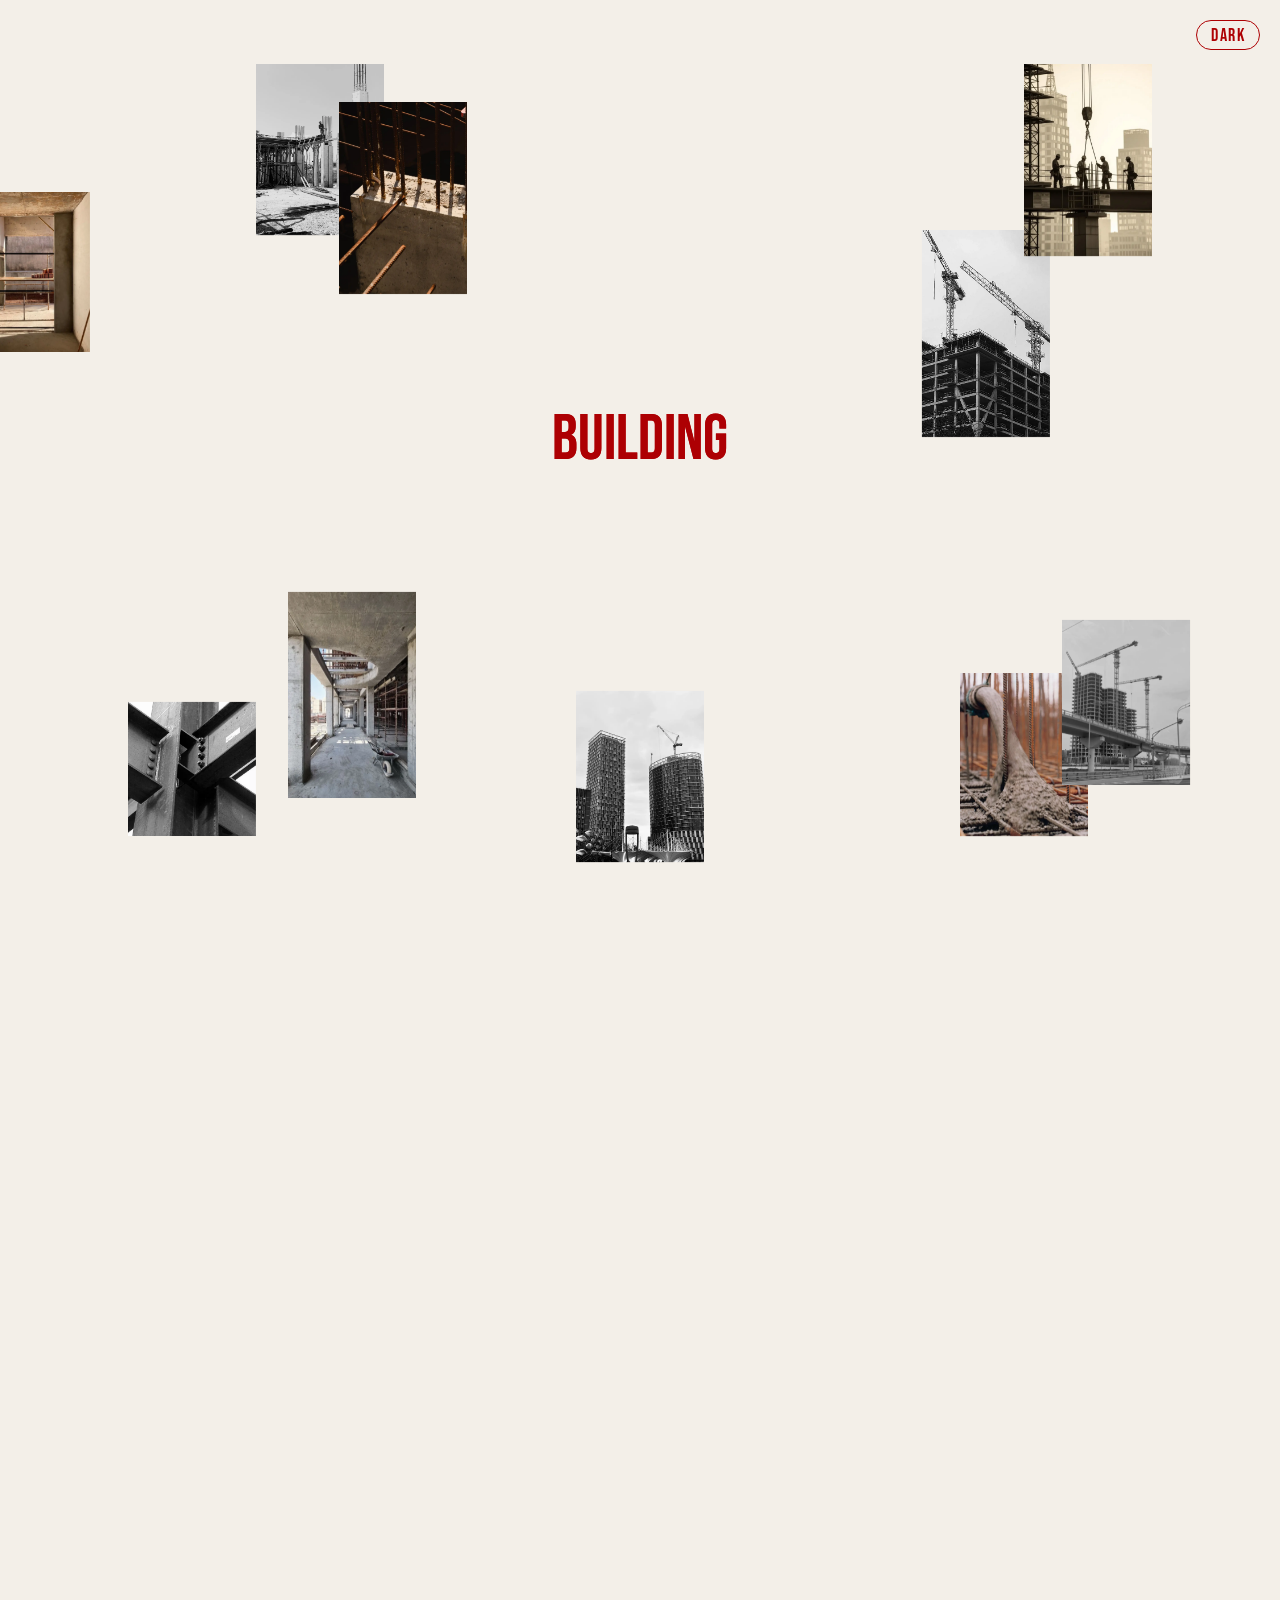
<file: telescope-building/index.html>
<!DOCTYPE html>
<html lang="en">
  <head>
    <meta charset="UTF-8" />
    <meta name="viewport" content="width=device-width, initial-scale=1" />
    <title>BUILDING</title>
    <link rel="stylesheet" href="./style.css" />
    <script>
      // apply the saved theme before first paint to avoid a flash
      try {
        if (localStorage.getItem("theme") === "dark") document.documentElement.dataset.theme = "dark";
      } catch (e) {}
    </script>
  </head>

  <body class="loading">
    <button class="theme-toggle" id="themeToggle" type="button" aria-label="Switch to dark theme">
      <span class="theme-toggle__label">DARK</span>
    </button>

    <main>
      <div class="wrapper">
        <div class="content">
          <div class="section">
            <h1 aria-label="BUILDING">
              <span class="left" aria-hidden="true">BUILDING</span>
              <span class="right" aria-hidden="true">BUILDING</span>
            </h1>

            <div class="section__media">
              <div class="section__media__back">
                <img src="./img/img-big.webp" alt="" />
              </div>

              <div class="section__media__front front-1"><img src="./img/img-big.webp" alt="" /></div>
              <div class="section__media__front front-2"><img src="./img/img-big.webp" alt="" /></div>
              <div class="section__media__front front-3"><img src="./img/img-big.webp" alt="" /></div>
              <div class="section__media__front front-4"><img src="./img/img-big.webp" alt="" /></div>
              <div class="section__media__front front-5"><img src="./img/img-big.webp" alt="" /></div>
              <div class="section__media__front front-6"><img src="./img/img-big.webp" alt="" /></div>
            </div>

            <div class="section__images">
              <img src="./img/img-1.webp" alt="" />
              <img src="./img/img-2.webp" alt="" />
              <img src="./img/img-3.webp" alt="" />
              <img src="./img/img-4.webp" alt="" />
              <img src="./img/img-5.webp" alt="" />
              <img src="./img/img-6.webp" alt="" />
              <img src="./img/img-7.webp" alt="" />
              <img src="./img/img-8.webp" alt="" />
              <img src="./img/img-9.webp" alt="" />
              <img src="./img/img-10.webp" alt="" />
            </div>
          </div>
        </div>
      </div>
    </main>

    <script src="./vendor/gsap.min.js"></script>
    <script src="./vendor/ScrollTrigger.min.js"></script>
    <script src="./vendor/ScrollSmoother.min.js"></script>
    <script src="./main.js"></script>
  </body>
</html>
</file>
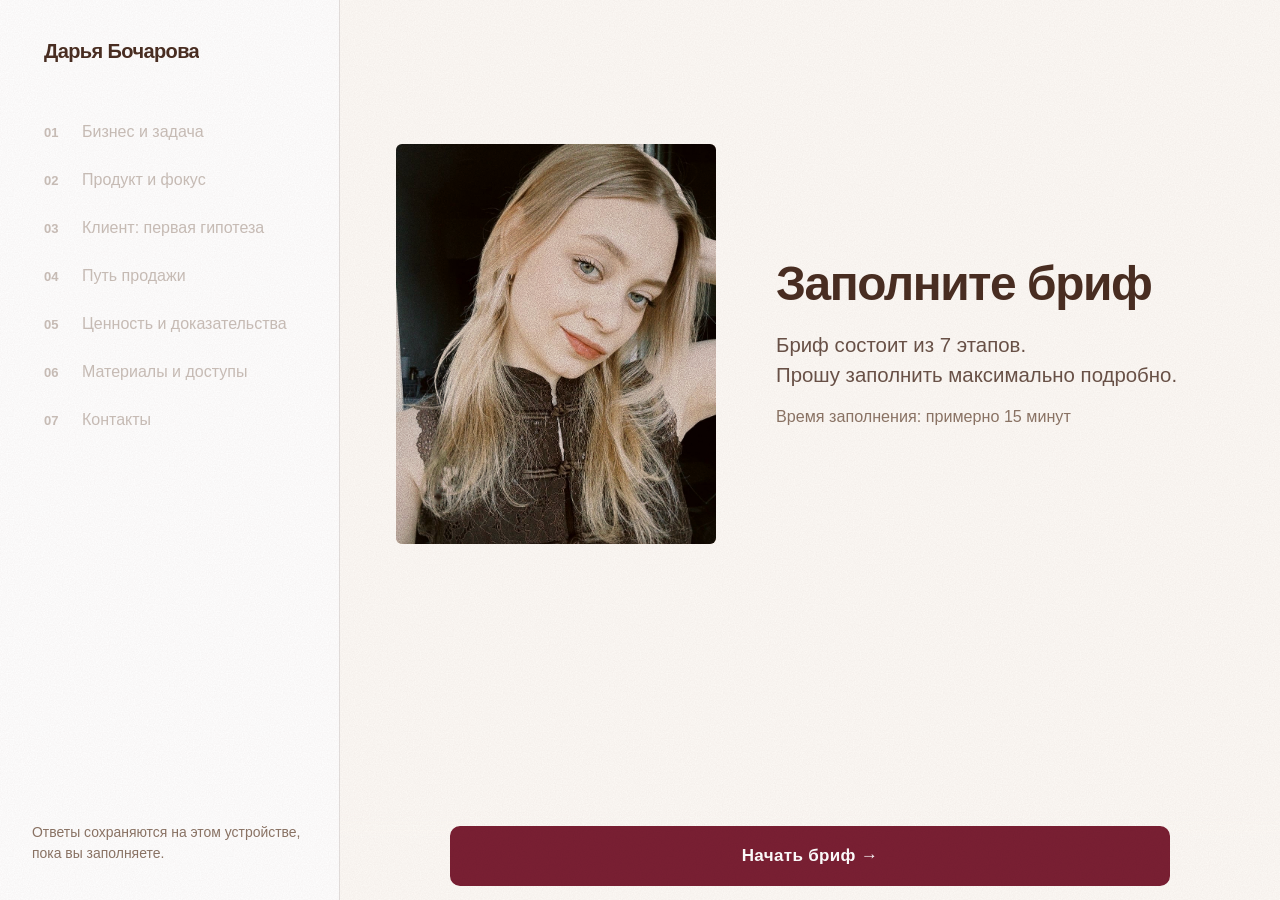
<file: brief.html>
<!DOCTYPE html>
<html lang="ru" data-theme="a">
<head>
<meta charset="utf-8">
<meta name="viewport" content="width=device-width, initial-scale=1, viewport-fit=cover">
<meta name="robots" content="noindex">
<meta name="referrer" content="no-referrer">
<meta http-equiv="Content-Security-Policy" content="default-src 'self'; script-src 'self' 'unsafe-inline'; style-src 'self' 'unsafe-inline' https://fonts.googleapis.com; font-src https://fonts.gstatic.com; img-src 'self' data:; connect-src 'self' https://*.workers.dev; form-action 'none'; base-uri 'none'; object-src 'none'">
<title>Мини-бриф</title>
<link rel="preconnect" href="https://fonts.googleapis.com">
<link rel="preconnect" href="https://fonts.gstatic.com" crossorigin>
<link href="https://fonts.googleapis.com/css2?family=Montserrat:wght@500;600;700&family=Onest:wght@400;500;600&family=JetBrains+Mono:wght@500&display=swap&subset=cyrillic" rel="stylesheet">
<style>
/* =========================================================
   АЙДЕНТИКА «Бордо»: сливочный фон, винный акцент, Montserrat,
   строгие поля, круглые кнопки, фото-прямоугольник, монограмма ДБ,
   плёночное зерно.
   ========================================================= */
:root, [data-theme="a"] {
  --bg:#fdfaf6; --surface:#ffffff; --ink:#4a2e22; --muted:#8c7566; --line:#4a2e2224; --line-strong:#4a2e2268;
  --accent:#7a1f33; --accent-ink:#fff; --soft:#f4ece3; --danger:#c0281d;
  --r:8px; --r-btn:10px; --r-chip:999px; --r-photo:6px;
  --f-head:"Montserrat","Segoe UI",sans-serif; --f-body:"Onest","Segoe UI",sans-serif; --f-label:"Montserrat","Segoe UI",sans-serif;
  --h-case:none; --h-weight:600; --h-ls:-.03em; --h-lh:1.05; --h-style:normal;
  --btn-case:none; --body-size:17px; --grain:.1;
}

*{box-sizing:border-box;margin:0;padding:0}
html{-webkit-text-size-adjust:100%}
body{background:var(--bg);color:var(--ink);font-family:var(--f-body);font-size:var(--body-size);line-height:1.5;min-height:100dvh;transition:background .3s,color .3s}
button,input,textarea{font:inherit;color:inherit}
[hidden]{display:none!important}
a{color:inherit}

/* ---------- каркас ---------- */
.app{display:grid;grid-template-columns:1fr;min-height:100dvh}
.side{display:none}
.main{display:flex;flex-direction:column;min-height:100dvh;min-width:0}
.top{display:flex;align-items:center;justify-content:space-between;gap:12px;padding:14px 20px;position:sticky;top:0;z-index:20;background:var(--bg)}
.brand{display:flex;align-items:center;min-width:0}
.brand b{font-family:var(--f-head);text-transform:var(--h-case);font-weight:var(--h-weight);letter-spacing:var(--h-ls);font-size:20px;white-space:nowrap;overflow:hidden;text-overflow:ellipsis}
.progress{display:none}
.progress i{display:block;height:100%;width:0;background:var(--accent);transition:width .4s ease}
body{--stage-w:760px}
.stage{flex:1;width:100%;max-width:var(--stage-w);margin:0 auto;padding:28px 20px 140px}

.kicker{font-family:var(--f-label);font-size:13px;letter-spacing:.08em;text-transform:uppercase;color:var(--muted);margin-bottom:14px}
h1,h2{font-family:var(--f-head);text-transform:var(--h-case);font-weight:var(--h-weight);letter-spacing:var(--h-ls);line-height:var(--h-lh);font-style:var(--h-style);outline:none}
h1{font-size:clamp(38px,8.6vw,72px)}
h2{font-size:clamp(32px,6.6vw,52px);margin-bottom:12px}
.lead{color:var(--muted);margin:14px 0 30px;max-width:56ch}

/* ---------- поля ---------- */
.f{margin-bottom:30px;border:0;min-width:0}
.f > .q{display:block;font-weight:600;font-size:1.06em;line-height:1.3;margin-bottom:14px;padding:0}
.f .hint{color:var(--muted);font-size:.86em;margin:-8px 0 16px}
.badge{display:inline-block;font-family:var(--f-label);font-size:11px;letter-spacing:.06em;text-transform:uppercase;padding:3px 8px;margin-left:8px;vertical-align:middle;border:1px solid var(--line-strong);border-radius:var(--r-chip);font-weight:400}
.badge.key{background:var(--accent);color:var(--accent-ink);border-color:var(--accent)}
.f.key{padding:18px;border:2px solid var(--accent);border-radius:var(--r)}
.f.guard{padding:18px;background:var(--soft);border-radius:var(--r);border:1px dashed var(--line-strong)}
textarea,input[type=text],input[type=url],input[type=tel]{
  width:100%;display:block;background:var(--surface);border:1.5px solid var(--line-strong);border-radius:var(--r);
  padding:16px 18px;font-size:17px;line-height:1.45;min-height:58px;outline:none;transition:border-color .15s,box-shadow .15s;resize:none;-webkit-appearance:none;appearance:none}
textarea{min-height:140px;overflow:hidden}
textarea:focus,input:focus{border-color:var(--accent);box-shadow:0 0 0 4px color-mix(in srgb,var(--accent) 25%,transparent)}
::placeholder{color:#aaa4a2;opacity:1}
.err{color:var(--danger);font-size:.88em;margin-top:8px;display:none;font-weight:600}
.f.bad .err{display:block}
.f.bad input,.f.bad textarea{border-color:var(--danger)}
.f.bad .consent{outline:2px solid var(--danger);outline-offset:4px}

/* чипы */
.chips{display:flex;flex-wrap:wrap;gap:10px}
.chip{position:relative}
.chip input{position:absolute;opacity:0;inset:0;width:100%;height:100%;cursor:pointer;margin:0}
.chip span{display:flex;align-items:center;gap:8px;padding:12px 18px;min-height:50px;border:1.5px solid var(--line-strong);border-radius:var(--r-chip);background:var(--surface);transition:all .15s;font-size:16px;line-height:1.2}
.chip input:checked + span{background:var(--accent);color:var(--accent-ink);border-color:var(--accent)}
.chip input:focus-visible + span{box-shadow:0 0 0 4px color-mix(in srgb,var(--accent) 35%,transparent)}
.chip input:checked + span::before{content:"✓";font-weight:700}
.other{margin-top:12px}

/* ссылки */
.links{display:grid;grid-template-columns:minmax(0,1fr);gap:10px}
.linkrow{display:flex;gap:8px;min-width:0}
.linkrow input{flex:1}
.ico{flex:none;width:58px;min-height:58px;border:1.5px solid var(--line-strong);background:var(--surface);border-radius:var(--r);cursor:pointer;font-size:22px;line-height:1}
.ghost{background:transparent;border:1.5px dashed var(--line-strong);border-radius:var(--r-btn);padding:14px 20px;min-height:52px;cursor:pointer;font-weight:600;margin-top:10px}
.ghost:hover{border-color:var(--accent);color:var(--accent)}

/* файлы */
.drop{display:flex;flex-direction:column;align-items:center;justify-content:center;gap:6px;text-align:center;padding:32px 20px;border:2px dashed var(--line-strong);border-radius:var(--r);background:var(--surface);cursor:pointer;transition:all .15s;min-height:150px}
.drop:hover,.drop.over{border-color:var(--accent);background:var(--soft)}
.drop strong{font-size:1.05em;display:block}
.drop small{display:block;max-width:34ch;line-height:1.4}
.drop::before{content:"+";display:grid;place-items:center;width:44px;height:44px;border-radius:50%;background:var(--soft);color:var(--accent);font-size:26px;line-height:1;font-family:var(--f-head);font-weight:500;margin-bottom:6px}
.drop small{color:var(--muted)}
.drop input{display:none}
.files{list-style:none;margin-top:12px;display:grid;grid-template-columns:minmax(0,1fr);gap:8px}
.files li{min-width:0;display:flex;align-items:center;gap:12px;padding:12px 14px;background:var(--surface);border:1px solid var(--line);border-radius:var(--r)}
.files .nm{flex:1;min-width:0;overflow:hidden;text-overflow:ellipsis;white-space:nowrap}
.files .sz{color:var(--muted);font-size:.85em;flex:none}
.files button{border:0;background:transparent;font-size:22px;cursor:pointer;width:40px;height:40px;flex:none}
.filemsg{color:var(--danger);font-size:.9em;margin-top:8px;font-weight:600}

/* согласие */
.consent{display:flex;gap:14px;align-items:center;font-weight:400;cursor:pointer;padding:16px;background:var(--surface);border:1.5px solid var(--line-strong);border-radius:var(--r)}
.consent input{flex:none;width:26px;height:26px;margin:0;accent-color:var(--accent);cursor:pointer}
.consent span{font-size:.94em;line-height:1.45;flex:1;min-width:0}

/* проверка */
.rev{margin-bottom:22px;border:1px solid var(--line);border-radius:var(--r);background:var(--surface);overflow:hidden}
.rev header{display:flex;align-items:center;justify-content:space-between;gap:12px;padding:14px 18px;border-bottom:1px solid var(--line);background:var(--soft)}
.rev header b{font-family:var(--f-label);font-size:13px;text-transform:uppercase;letter-spacing:.06em}
.rev header button{background:transparent;border:1.5px solid var(--line-strong);border-radius:var(--r-btn);padding:8px 16px;min-height:40px;cursor:pointer;font-weight:600}
.rev header button:hover{border-color:var(--accent);color:var(--accent)}
.rev dl{padding:6px 18px 14px}
.rev dt{font-size:.82em;color:var(--muted);margin-top:12px}
.rev dd{white-space:pre-wrap;word-break:break-word}
.rev .empty{color:var(--muted);padding:14px 18px;font-size:.92em}
.sendmsg{margin-top:16px;padding:14px 16px;border-radius:var(--r);background:color-mix(in srgb,var(--danger) 12%,transparent);color:var(--danger);font-weight:600;display:none}
.sendmsg.on{display:block}
.sendmsg button{margin-top:10px;display:block;background:transparent;border:1.5px solid currentColor;color:inherit;padding:10px 16px;border-radius:var(--r-btn);cursor:pointer;font-weight:600}

/* финал */
.done{text-align:left}
.portrait{width:min(320px,76vw);aspect-ratio:4/5;object-fit:cover;object-position:50% 20%;display:block;margin-bottom:28px;background:var(--soft);border-radius:var(--r-photo)}
.ph{width:min(320px,76vw);aspect-ratio:4/5;display:grid;place-items:center;text-align:center;padding:20px;margin-bottom:28px;background:var(--soft);border:1.5px dashed var(--line-strong);border-radius:var(--r);color:var(--muted);font-size:.9em}
.next{margin-top:26px;display:grid;gap:12px}
.next li{list-style:none;display:flex;gap:14px}
.next b{font-family:var(--f-label);color:var(--accent);flex:none}


/* плёночное зерно */
body::after{content:"";position:fixed;inset:-50%;width:200%;height:200%;pointer-events:none;z-index:100;opacity:var(--grain);mix-blend-mode:multiply;
  background-image:url("data:image/svg+xml;utf8,<svg xmlns='http://www.w3.org/2000/svg' width='220' height='220'><filter id='n'><feTurbulence type='fractalNoise' baseFrequency='.85' numOctaves='2' stitchTiles='stitch'/><feColorMatrix values='0 0 0 0 .25  0 0 0 0 .15  0 0 0 0 .15  0 0 0 .9 0'/></filter><rect width='100%' height='100%' filter='url(%23n)'/></svg>")}
@media (prefers-reduced-motion:no-preference){body::after{animation:grain 1.2s steps(6) infinite}}
@keyframes grain{0%{transform:translate(0,0)}20%{transform:translate(-3%,2%)}40%{transform:translate(2%,-3%)}60%{transform:translate(-2%,-1%)}80%{transform:translate(3%,3%)}100%{transform:translate(0,0)}}
.doneGrid{display:grid;gap:28px;justify-items:start}
.shot{position:relative;width:min(300px,100%)}
.doneText{max-width:46ch}
.doneText .lead{margin:6px 0 0;font-size:1.06em;color:var(--ink);opacity:.82}
.doneNote{margin-top:22px;padding-top:18px;border-top:1px solid var(--line);color:var(--muted);font-size:.92em;word-break:break-word}
.doneNote:empty{display:none}
.introGrid .doneText{container-type:inline-size;min-width:0;width:100%}
.introGrid h1{font-size:clamp(28px,9.2vw,58px);white-space:nowrap}
@supports (font-size:1cqw){.introGrid h1{font-size:min(58px,11cqw)}}
@media (min-width:700px){body.is-intro{--stage-w:980px}}
.introGrid h1{margin-bottom:22px}
.introGrid .introLead{margin:0}
@media (min-width:700px){.doneGrid.introGrid{grid-template-columns:320px 1fr;gap:60px}}
.introLead{font-size:1.2em!important;line-height:1.45}
.introTime{margin-top:14px;color:var(--muted);font-size:.95em}
@media (min-width:700px){.doneGrid{grid-template-columns:260px 1fr;align-items:center;gap:48px;min-height:min(62vh,520px)}.shot{width:100%}}
.shot .portrait,.shot .ph{margin:0;width:100%}
.shot .portrait{filter:sepia(.18) saturate(1.05) contrast(1.04)}
.shot::after{content:"";position:absolute;inset:0;border-radius:var(--r-photo);pointer-events:none;mix-blend-mode:multiply;opacity:.55;
  background-image:url("data:image/svg+xml;utf8,<svg xmlns='http://www.w3.org/2000/svg' width='180' height='180'><filter id='n'><feTurbulence type='fractalNoise' baseFrequency='1.1' numOctaves='2' stitchTiles='stitch'/><feColorMatrix values='0 0 0 0 .3  0 0 0 0 .2  0 0 0 0 .2  0 0 0 1.1 0'/></filter><rect width='100%' height='100%' filter='url(%23n)'/></svg>")}

/* слайд вбок */
.view.fwd{animation:slideR .42s cubic-bezier(.22,.8,.3,1) both}
.view.back{animation:slideL .42s cubic-bezier(.22,.8,.3,1) both}
@keyframes slideR{from{opacity:0;transform:translateX(56px)}to{opacity:1;transform:none}}
@keyframes slideL{from{opacity:0;transform:translateX(-56px)}to{opacity:1;transform:none}}
html,body{overflow-x:clip}

/* переключатель этапов для телефона и планшета */
.dots{display:flex;gap:8px;overflow-x:auto;padding:12px 20px;scrollbar-width:none;background:var(--bg);position:sticky;top:var(--top-h,55px);z-index:18}
.dots::-webkit-scrollbar{display:none}
.dots button{flex:none;min-width:44px;height:44px;padding:0 14px;border-radius:999px;border:1.5px solid var(--line-strong);background:transparent;font-family:var(--f-label);font-size:13px;font-weight:600;cursor:pointer}
.dots button.cur{background:var(--accent);border-color:var(--accent);color:var(--accent-ink)}
.dots button.done{border-color:var(--accent);color:var(--accent)}
.dots button.done.cur{color:var(--accent-ink)}
.dots button:disabled{opacity:.4;cursor:not-allowed}
@media (min-width:700px){.dots{padding-block:12px;padding-inline:max(36px,calc((100% - var(--stage-w)) / 2 + 36px))}}
@media (min-width:1024px){.dots{display:none}}


/* аккуратные переносы: без висячих предлогов и «сирот» в последней строке */
h1,h2,.lead,.introLead{text-wrap:balance}
p,li,.q,.hint,.chip span,dd,dt,.consent span,.drop small{text-wrap:pretty}
.side .brand{padding-left:12px}
/* ---------- слой под контентом (фон однотонный, цвет --bg) ---------- */
.bgfx{position:fixed;inset:0;z-index:0;pointer-events:none;overflow:hidden}
.top,.dots,.stage,.bar{position:relative;z-index:1}
.top{position:sticky}.dots{position:sticky}.bar{position:fixed}
.top{z-index:22}.dots{z-index:20}.bar{z-index:30}
@media (min-width:1024px){.bgfx{left:340px}.top{position:absolute}}
/* нижняя панель */
.bar{position:fixed;left:0;right:0;bottom:0;z-index:30;display:flex;gap:12px;justify-content:center;padding:14px 20px calc(14px + env(safe-area-inset-bottom));background:linear-gradient(to top,var(--bg) 70%,transparent)}
.bar-in{display:flex;gap:12px;width:100%;max-width:720px}
.btn{flex:1;min-height:60px;padding:0 26px;border:2px solid var(--ink);border-radius:var(--r-btn);background:var(--ink);color:var(--bg);text-transform:var(--btn-case);font-weight:700;font-size:17px;cursor:pointer;display:flex;align-items:center;justify-content:center;gap:10px;transition:transform .1s,background .15s;font-family:var(--f-label);letter-spacing:.02em}
.btn.primary{background:var(--accent);border-color:var(--accent);color:var(--accent-ink)}
.btn:active{transform:scale(.98)}
.btn.sec{flex:0 0 auto;background:transparent;color:var(--ink);border-color:var(--line-strong)}
.btn[disabled]{opacity:.5;cursor:wait}
.spin{width:18px;height:18px;border:3px solid currentColor;border-right-color:transparent;border-radius:50%;animation:sp .7s linear infinite}
@keyframes sp{to{transform:rotate(360deg)}}

@media (prefers-reduced-motion:reduce){.view.fwd,.view.back{animation:none}*{transition:none!important}}

/* ---------- планшет ---------- */
@media (min-width:700px){
  .top{padding-block:16px;padding-inline:max(36px,calc((100% - var(--stage-w)) / 2 + 36px))}
  .stage{padding:44px 36px 150px}
  .f{margin-bottom:36px}
}
/* ---------- компьютер: боковая навигация ---------- */
@media (min-width:1024px){
  .app{grid-template-columns:340px 1fr}
  .side{display:flex;flex-direction:column;justify-content:space-between;position:sticky;top:0;height:100dvh;padding:36px 32px;border-right:1px solid var(--line);background:var(--surface)}
  .side ol{list-style:none;margin-top:44px;display:grid;gap:4px}
  .side li button{width:100%;text-align:left;background:transparent;border:0;padding:12px 12px;display:flex;gap:14px;align-items:baseline;cursor:pointer;border-radius:var(--r-chip);color:var(--muted);font-size:16px;line-height:1.25}
  .side li button{transition:background .15s,color .15s}
  .side li button:not(:disabled):hover{background:var(--soft);color:var(--ink)}
  .side li button:disabled{cursor:not-allowed;opacity:.45}
  .side li button b{font-family:var(--f-label);font-size:13px;flex:none;width:24px}
  .side li.cur button{color:var(--ink);background:var(--soft);font-weight:600}
  .side li.done button b{color:var(--accent)}
  .side li.done button{color:var(--ink)}
  .side .note{color:var(--muted);font-size:.82em;font-family:var(--f-label)}
  .top .brand{visibility:hidden}
  .top{justify-content:flex-end;border:0;background:transparent;position:absolute;right:0;top:0;width:calc(100% - 340px);z-index:25}
  .stage{padding:84px 56px 160px}
  .bar{left:340px;padding-left:56px;padding-right:56px}
}
/* низкие экраны (телефон в горизонтали): больше места под вопросы */
@media (max-height:520px) and (max-width:1023px){
  .top,.dots{position:static!important}
  .bar{padding:8px 20px calc(8px + env(safe-area-inset-bottom))}
  .btn{min-height:46px;font-size:16px}
  .stage{padding-top:18px;padding-bottom:84px}
  h2{font-size:clamp(26px,5vw,38px)}
  .doneGrid{min-height:0}
}
@media (max-height:520px) and (min-width:1024px){
  .bar{padding-top:8px;padding-bottom:8px}.btn{min-height:46px}
}
.btn{white-space:nowrap}
@media (max-width:420px){
  .btn{padding:0 14px;font-size:16px;gap:8px}
  .btn.sec{padding:0 18px}
}
@media (max-width:350px){
  .btn{font-size:15px;padding:0 10px}
  .btn.sec{padding:0 14px}
}
@media (max-width:420px){
  .brand b{font-size:17px}
    .btn.sec span.t{display:none}
}
</style>
</head>
<body>
<div class="app">
  <aside class="side" aria-label="Этапы">
    <div>
      <div class="brand"><b data-brand>Мини-бриф</b></div>
      <ol id="sideSteps"></ol>
    </div>
    <p class="note">Ответы сохраняются на этом устройстве, пока вы заполняете.</p>
  </aside>

  <div class="main">
    <div class="bgfx" aria-hidden="true"></div>
    <header class="top">
      <div class="brand"><b data-brand>Мини-бриф</b></div>
      </header>
    <div class="progress" aria-hidden="true"><i id="pbar"></i></div>
    <nav class="dots" id="dots" aria-label="Этапы"></nav>

    <form class="stage" id="form" novalidate autocomplete="off">
      <input type="text" name="website" id="hp" tabindex="-1" autocomplete="off" aria-hidden="true" style="position:absolute;left:-9999px;width:1px;height:1px;min-height:0;opacity:0">
      <div id="views"></div>
    </form>

    <div class="bar" id="bar"><div class="bar-in">
      <button type="button" class="btn sec" id="back" aria-label="Назад">← <span class="t">Назад</span></button>
      <button type="button" class="btn primary" id="next">Далее →</button>
    </div></div>
  </div>
</div>

<script>
/* =========================================================
   НАСТРОЙКИ — меняются здесь
   ========================================================= */
const CONFIG = {
  ENDPOINT: "https://steep-credit-6b62.darya-bocharova-2020.workers.dev/", // адрес Cloudflare Worker (см. TELEGRAM-SETUP.md). Пусто = тестовый режим, ничего не отправляется
  BRAND: "Дарья Бочарова",      // ← ваше имя / название проекта (пока заглушка)
  REPLY_TIME: "в течение рабочего дня", // ← что обещаем в финале
  PHOTO: "photo.jpg",        // ← ваше фото для финального экрана (положите файл рядом с brief.html)
  PRIVACY_URL: "privacy.html",
  CONSENT_URL: "consent.html",
  MAX_FILES: 5,
  MAX_FILE_MB: 10,
  MAX_LINKS: 8
};

/* =========================================================
   ВОПРОСЫ
   type: text | textarea | chips | links | files
   ========================================================= */
const STEPS = [
 { key:"goal", title:"Бизнес и задача", lead:"Начнём с главного: зачем вам сайт и что он должен приносить.", fields:[
   {id:"why_now", type:"textarea", label:"Зачем бизнесу сайт именно сейчас?", ph:"Например: запускаем новое направление, а заявки идут только из мессенджеров"},
   {id:"main_action", type:"chips", label:"Какое действие сайт должен приводить чаще всего?", hint:"Можно выбрать несколько", options:["Запись","Звонок","Расчёт","Покупка"], other:"Своё"},
   {id:"priority", type:"textarea", label:"Какое направление, география или сегмент в приоритете?", ph:"Город, продукт, тип клиентов — что важнее всего"}
 ]},
 { key:"product", title:"Продукт и фокус", lead:"Что именно вы продаёте и на чём хотите сделать акцент.", fields:[
   {id:"sells", ph:"Например: ремонт квартир под ключ, курсы английского, юридические услуги", type:"textarea", label:"Что именно продаёт бизнес?"},
   {id:"formats", ph:"Пакеты, подписки, разовые услуги, консультации", type:"textarea", label:"Какие продукты или форматы можно купить?"},
   {id:"bestseller", ph:"Самый популярный продукт или тариф", type:"textarea", label:"Что покупают чаще всего?"},
   {id:"want_more", ph:"Что выгоднее или интереснее продавать", type:"textarea", label:"Что бизнес хочет продавать больше?"},
   {id:"includes", ph:"Из чего состоит продукт, сроки, что в него не входит", type:"textarea", label:"Что входит в продукт? Какие есть ограничения?"}
 ]},
 { key:"client", title:"Клиент: первая гипотеза", lead:"Не нужно точности. Достаточно того, что вы видите по опыту.", fields:[
   {id:"who", ph:"Возраст, профессия, частный клиент или компания", type:"textarea", label:"Кто обычно покупает?"},
   {id:"situation", ph:"Что происходит в жизни или бизнесе перед покупкой", type:"textarea", label:"В какой ситуации человек начинает искать решение?"},
   {id:"important", ph:"Цена, сроки, гарантии, отзывы, личное доверие", type:"textarea", label:"Что для него, предположительно, важно при выборе?"}
 ]},
 { key:"sales", title:"Путь продажи", lead:"Как человек доходит от первого касания до покупки.", fields:[
   {id:"first_contact", ph:"Менеджер, администратор, бот, владелец", type:"textarea", label:"Кто первым общается с человеком?"},
   {id:"path", ph:"Заявка → звонок → встреча → договор → оплата", type:"textarea", label:"Как выглядит путь от первого обращения до покупки?"},
   {id:"after_lead", ph:"Кто звонит, как быстро, что отправляют клиенту", type:"textarea", label:"Что происходит сразу после заявки?"},
   {id:"breaks", type:"textarea", label:"Где чаще клиенты сливаются?", key:true, badge:"самый важный ответ", hint:"Даже если не уверены, напишите, как есть. Это самое полезное для меня.", ph:"На каком шаге клиенты пропадают и почему, как вам кажется"}
 ]},
 { key:"value", title:"Ценность и доказательства", lead:"Почему выбирают вас и что можно честно показать на сайте.", fields:[
   {id:"valued", ph:"Что чаще всего говорят в отзывах", type:"textarea", label:"За что клиенты особенно ценят компанию?"},
   {id:"different", ph:"Чем отличаетесь от конкурентов и какие факты это подтверждают", type:"textarea", label:"Что компания делает иначе и чем это можно доказать?"},
   {id:"recommend", ph:"За что клиенты советуют вас знакомым", type:"textarea", label:"За что компанию рекомендуют?"},
   {id:"proofs", ph:"Отзывы, кейсы, цифры, сертификаты, фото работ", type:"textarea", label:"Чем доказываем: что реально есть на руках?", hint:"Отзывы, кейсы, цифры, сертификаты, награды, фото работ"},
   {id:"missing", type:"textarea", label:"Чего нет: что обещать нельзя", guard:true, hint:"Это защита от выдуманных обещаний на сайте. Лучше написать лишнее.", ph:"Например: нет гарантии результата, нет собственного производства"}
 ]},
 { key:"materials", title:"Материалы и доступы", lead:"Отметьте, что у вас есть. Приложить можно ссылки и файлы.", fields:[
   {id:"access", type:"chips", label:"Есть ли доступ к…", hint:"Можно выбрать несколько", options:["CRM","Записям звонков","Перепискам","Причинам отказов","Пока нет доступа"]},
   {id:"have", type:"chips", label:"Что уже есть?", hint:"Можно выбрать несколько", options:["Отзывы","FAQ","Записи звонков","Переписки"]},
   {id:"assets", type:"chips", label:"Что ещё есть из материалов?", hint:"Можно выбрать несколько", options:["Сайт","Презентации","Прайс","Документы","Фото","Рендеры"]},
   {id:"links", type:"links", label:"Ссылки", hint:"Соцсети, сайт (если он есть), Google-диск, Яндекс.Диск, Notion. Нужна хотя бы одна ссылка или один файл"},
   {id:"files", type:"files", label:"Файлы", hint:"Прайс, презентация, фото, документы"},
   {id:"noattach", type:"noattach"}
 ]},
 { key:"contacts", title:"Контакты", lead:"Последний шаг. Куда мне написать, когда я посмотрю бриф.", fields:[
   {id:"name", type:"text", label:"Как вас зовут?", req:true, ph:"Имя", autocomplete:"name"},
   {id:"company", type:"text", label:"Компания или проект", ph:"Название"},
   {id:"channel", type:"chips", single:true, label:"Где вам удобнее общаться?", options:["Telegram","WhatsApp"]},
   {id:"contact", type:"text", label:"Ваш контакт", ph:"Сначала выберите, где удобнее", autocomplete:"off", inputmode:"text"},
   {id:"extra", opt:true, type:"textarea", label:"Что-то ещё, о чём я не спросила?", ph:"Любые детали, сомнения, пожелания"},
   {id:"consent", type:"consent"}
 ]}
];

/* =========================================================
   СОСТОЯНИЕ
   ========================================================= */
const N = STEPS.length;            // 7
const V_INTRO = 0, V_REVIEW = N + 1, V_DONE = N + 2;
const LS_KEY = "brief_draft_v1";
const PAGE_LOADED = Date.now();
const state = { v: V_INTRO, vals: {}, links: [""], files: [], max: 0, fromReview: false };

const $ = (s, r=document) => r.querySelector(s);
const $$ = (s, r=document) => [...r.querySelectorAll(s)];
const esc = s => String(s ?? "").replace(/[&<>"']/g, c => ({"&":"&amp;","<":"&lt;",">":"&gt;",'"':"&quot;","'":"&#39;"}[c]));
const pad = n => String(n).padStart(2, "0");
const safe = fn => { try { return fn(); } catch(e) { return null; } };

/* ---------- черновик ---------- */
const NO_DRAFT = ["name","company","channel","contact","consent"];   // личные данные в черновик не сохраняем
const DRAFT_TTL = 72 * 3600 * 1000;
function saveDraft(){
  if (state.sent) return;
  const vals = {}; Object.keys(state.vals).forEach(k => { if (!NO_DRAFT.includes(k)) vals[k] = state.vals[k]; });
  safe(() => localStorage.setItem(LS_KEY, JSON.stringify({t:Date.now(), vals, links:state.links, max:Math.min(state.max, N), v:state.v>=1&&state.v<=V_REVIEW?Math.min(state.v, N):0})));
}
function loadDraft(){
  const d = safe(() => JSON.parse(localStorage.getItem(LS_KEY) || "null"));
  if (!d) return;
  if (!d.t || Date.now() - d.t > DRAFT_TTL){ clearDraft(); return; }
  state.vals = d.vals || {}; state.links = Array.isArray(d.links) && d.links.length ? d.links.map(String) : [""]; state.max = d.max || 0;
  state.resume = d.v || 0;
}
function clearDraft(){ safe(() => localStorage.removeItem(LS_KEY)); }

/* ---------- типографика: короткие слова не остаются в конце строки ---------- */
const NB = " ";
function typoStr(t){
  const w = /(^|[\s(«„"])([A-Za-zА-Яа-яЁё]{1,3})[ ]+(?=[^\s])/g;
  t = t.replace(w, (m,a,x) => a + x + NB).replace(w, (m,a,x) => a + x + NB);
  return t.replace(/(\d)[ ]+(?=[A-Za-zА-Яа-яЁё])/g, "$1" + NB);
}
function typo(root = document.body){
  const walker = document.createTreeWalker(root, NodeFilter.SHOW_TEXT, {
    acceptNode: n => n.parentElement && n.parentElement.closest("script,style,textarea,input,.rev dd") ? NodeFilter.FILTER_REJECT : NodeFilter.FILTER_ACCEPT
  });
  const nodes = []; while (walker.nextNode()) nodes.push(walker.currentNode);
  nodes.forEach(n => { const v = typoStr(n.nodeValue); if (v !== n.nodeValue) n.nodeValue = v; });
  root.querySelectorAll("[placeholder]").forEach(e => { const v = typoStr(e.getAttribute("placeholder")); e.setAttribute("placeholder", v); });
}

/* ---------- рендер ---------- */
function fieldHTML(f){
  const v = state.vals[f.id];
  const cls = "f" + (f.key ? " key" : "") + (f.guard ? " guard" : "");
  const badge = f.badge ? `<span class="badge key">${esc(f.badge)}</span>` : (f.opt ? `<span class="badge">необязательно</span>` : "");
  const head = (tag) => tag === "legend"
    ? `<legend class="q">${esc(f.label)}${badge}</legend>`
    : `<label class="q" for="${f.id}">${esc(f.label)}${badge}</label>`;
  const hint = f.hint ? `<p class="hint">${esc(f.hint)}</p>` : "";
  switch (f.type){
    case "textarea":
      return `<div class="${cls}" data-f="${f.id}">${head("label")}${hint}<textarea id="${f.id}" name="${f.id}" placeholder="${esc(f.ph||"")}" rows="4">${esc(v||"")}</textarea><p class="err" role="alert"></p></div>`;
    case "text":
      return `<div class="${cls}" data-f="${f.id}">${head("label")}${hint}<input type="text" id="${f.id}" name="${f.id}" placeholder="${esc(f.ph||"")}" value="${esc(v||"")}" ${f.autocomplete?`autocomplete="${f.autocomplete}"`:""} ${f.inputmode?`inputmode="${f.inputmode}"`:""}><p class="err" role="alert"></p></div>`;
    case "chips": {
      const sel = Array.isArray(v) ? v : [];
      const opts = f.options.concat(f.other ? [f.other] : []);
      const chips = opts.map((o,i) => {
        const isOther = f.other && i === opts.length-1;
        const val = isOther ? "__other" : o;
        return `<label class="chip"><input type="checkbox" data-chip="${f.id}" ${f.single?"data-single":""} value="${esc(val)}" ${sel.includes(val)?"checked":""}><span>${esc(o)}</span></label>`;
      }).join("");
      const otherOn = sel.includes("__other");
      return `<fieldset class="${cls}" data-f="${f.id}">${head("legend")}${hint}<div class="chips">${chips}</div><p class="err" role="alert"></p>${f.other?`<div class="other" ${otherOn?"":"hidden"}><input type="text" data-other="${f.id}" placeholder="Напишите свой вариант" value="${esc(state.vals[f.id+"_other"]||"")}" aria-label="Свой вариант"></div>`:""}</fieldset>`;
    }
    case "links":
      return `<div class="${cls}" data-f="links">${head("label").replace(` for="${f.id}"`, "")}${hint}<div class="links" id="linkList"></div><button type="button" class="ghost" id="addLink">+ Добавить ссылку</button><p class="err" role="alert"></p></div>`;
    case "files":
      return `<div class="${cls}" data-f="files">${head("label").replace(` for="${f.id}"`, "")}${hint}
        <label class="drop" id="drop"><strong>Нажмите, чтобы выбрать файлы</strong><small>или перетащите сюда · до ${CONFIG.MAX_FILES} файлов, каждый до ${CONFIG.MAX_FILE_MB} МБ</small>
        <input type="file" id="fileIn" multiple accept=".pdf,.doc,.docx,.xls,.xlsx,.ppt,.pptx,.txt,.rtf,.csv,.odt,.ods,.odp,.key,.pages,.numbers,.jpg,.jpeg,.png,.webp,.heic,.gif,.zip,.rar,.7z,image/*"></label>
        <ul class="files" id="fileList"></ul><p class="filemsg" id="fileMsg" role="alert"></p></div>`;
    case "noattach":
      return `<div class="f" data-f="noattach"><label class="consent"><input type="checkbox" id="noattach" name="noattach" ${state.vals.noattach?"checked":""}><span>Приложить пока нечего: ни ссылок, ни файлов</span></label><p class="err" role="alert"></p></div>`;
    case "consent":
      return `<div class="f" data-f="consent"><label class="consent"><input type="checkbox" id="consent" name="consent" ${state.vals.consent?"checked":""}><span>Я даю <a href="${esc(CONFIG.CONSENT_URL)}" target="_blank" rel="noopener">согласие на обработку персональных данных</a> и ознакомился(лась) с <a href="${esc(CONFIG.PRIVACY_URL)}" target="_blank" rel="noopener">политикой обработки персональных данных</a></span></label><p class="err" role="alert"></p></div>`;
  }
  return "";
}

function renderAll(){
  const side = STEPS.map((s,i) => `<li data-i="${i+1}"><button type="button"><b>${pad(i+1)}</b>${esc(s.title)}</button></li>`).join("");
  $("#sideSteps").innerHTML = side;
  $("#dots").innerHTML = STEPS.map((x,i) => `<button type="button" data-i="${i+1}" aria-label="${esc(x.title)}">${pad(i+1)}</button>`).join("");

  const intro = `<section class="view" data-v="0" hidden>
    <div class="doneGrid introGrid">
      <div class="shot" id="introShot"><img class="portrait" src="${esc(CONFIG.PHOTO)}" alt="${esc(CONFIG.BRAND)}" onerror="document.getElementById('introShot').hidden=true"></div>
      <div class="doneText">
        <h1 tabindex="-1">Заполните бриф</h1>
        <p class="lead introLead">Бриф состоит из ${N} этапов.<br>Прошу заполнить максимально подробно.</p>
        <p class="introTime">Время заполнения: примерно 15 минут</p>
      </div>
    </div></section>`;

  const steps = STEPS.map((s,i) => `<section class="view" data-v="${i+1}" hidden>
    <p class="kicker">Шаг ${pad(i+1)} из ${pad(N)}</p>
    <h2 tabindex="-1">${esc(s.title)}</h2>
    <p class="lead">${esc(s.lead)}</p>
    ${s.fields.map(fieldHTML).join("")}
  </section>`).join("");

  const review = `<section class="view" data-v="${V_REVIEW}" hidden>
    <p class="kicker">Последняя проверка</p>
    <h2 tabindex="-1">Всё ли верно?</h2>
    <p class="lead">Просмотрите ответы. Если что-то нужно поправить, нажмите «Изменить» у нужного блока.</p>
    <div id="reviewBody"></div>
    <div class="sendmsg" id="sendMsg" role="alert"></div>
  </section>`;

  const done = `<section class="view done" data-v="${V_DONE}" hidden>
    <div class="doneGrid">
      <div class="shot"><img class="portrait" id="portrait" src="${esc(CONFIG.PHOTO)}" alt="${esc(CONFIG.BRAND)}" hidden>
        <div class="ph" id="portraitPh" hidden>Здесь будет ваше фото<br><small>положите photo.jpg рядом с brief.html</small></div></div>
      <div class="doneText">
        <p class="kicker">Бриф получен</p>
        <h2 tabindex="-1" id="doneTitle">Спасибо!</h2>
        <p class="lead" id="doneLead"></p>
        <p class="doneNote" id="doneNote"></p>
      </div>
    </div>
  </section>`;

  $("#views").innerHTML = intro + steps + review + done;

  // фото в финале: показываем, если файл есть
  const img = $("#portrait");
  img.onload = () => { img.hidden = false; $("#portraitPh").hidden = true; };
  img.onerror = () => { img.hidden = true; $("#portraitPh").hidden = false; };

  renderLinks(); renderFiles(); updateContactUI();
  typo($("#views")); typo($(".side"));
  $$("textarea").forEach(autoGrow);
}

function autoGrow(t){ t.style.height = "auto"; t.style.height = Math.max(140, t.scrollHeight + 2) + "px"; }

function renderLinks(){
  const box = $("#linkList"); if (!box) return;
  box.innerHTML = state.links.map((l,i) => `<div class="linkrow"><input type="url" inputmode="url" data-link="${i}" placeholder="https://" value="${esc(l)}" aria-label="Ссылка ${i+1}" autocapitalize="none" autocorrect="off">${state.links.length>1?`<button type="button" class="ico" data-rmlink="${i}" aria-label="Убрать ссылку">×</button>`:""}</div>`).join("");
  $("#addLink").hidden = state.links.length >= CONFIG.MAX_LINKS;
}
function renderFiles(){
  const ul = $("#fileList"); if (!ul) return;
  ul.innerHTML = state.files.map((f,i) => `<li><span class="nm">📎 ${esc(f.name)}</span><span class="sz">${fmtSize(f.size)}</span><button type="button" data-rmfile="${i}" aria-label="Убрать файл">×</button></li>`).join("");
}
const fmtSize = b => b > 1048576 ? (b/1048576).toFixed(1) + " МБ" : Math.max(1, Math.round(b/1024)) + " КБ";

/* ---------- навигация ---------- */
function go(v, push=true){
  const dir = v >= state.v ? "fwd" : "back"; const prev = state.v;
  state.v = v; state.max = Math.max(state.max, v <= N ? v : state.max);
  $$(".view").forEach(el => { el.classList.remove("fwd","back"); el.hidden = +el.dataset.v !== v; });
  if (v !== prev){ const cv = $(`.view[data-v="${v}"]`); void cv.offsetWidth; cv.classList.add(dir); }
  if (v === V_REVIEW) renderReview();
  if (v === V_DONE) renderDone();
  const cur = Math.min(Math.max(v,0), N);
  $("#pbar").style.width = (v === V_DONE ? 100 : v === V_REVIEW ? 100 : (cur / N) * 100 * (v === 0 ? 0 : 1)) + "%";
  $$("#sideSteps li").forEach(li => {
    const i = +li.dataset.i;
    li.classList.toggle("cur", i === v);
    li.classList.toggle("done", i < v || v >= V_REVIEW);
    li.querySelector("button").disabled = v === V_DONE || i > Math.max(state.max, v);
  });
  $$("#dots button").forEach(b => {
    const i = +b.dataset.i;
    b.classList.toggle("cur", i === v); b.classList.toggle("done", i < v || v >= V_REVIEW);
    b.disabled = v === V_DONE || i > Math.max(state.max, v);
  });
  const dc = $("#dots .cur"); if (dc) dc.scrollIntoView({inline:"center", block:"nearest"});
  $("#dots").hidden = v === V_INTRO || v === V_DONE;
  const next = $("#next"), back = $("#back");
  back.hidden = v === V_INTRO || v === V_DONE;
  $("#bar").hidden = v === V_DONE;
  document.body.classList.toggle("is-intro", v === V_INTRO);
  next.disabled = false;
  next.innerHTML = v === V_INTRO ? "Начать бриф →" : v === N ? "Проверить ответы →" : v === V_REVIEW ? "Отправить бриф" : (state.fromReview ? "К проверке →" : "Далее →");
  window.scrollTo({top:0, behavior:"instant" in window ? "instant" : "auto"});
  const h = $(`.view[data-v="${v}"] [tabindex="-1"]`); if (h) h.focus({preventScroll:true});
  if (push) safe(() => history.pushState({v}, "", location.pathname + location.search));
  $$(`.view[data-v="${v}"] textarea`).forEach(autoGrow);
  saveDraft();
}

function onNext(){
  if (state.v === V_INTRO) return go(1);
  if (state.v >= 1 && state.v <= N){
    if (!validate(state.v)) return;
    if (state.fromReview){ state.fromReview = false; return go(V_REVIEW); }
    return go(state.v === N ? V_REVIEW : state.v + 1);
  }
  if (state.v === V_REVIEW) return send();
}
function onBack(){
  if (state.fromReview){ state.fromReview = false; return go(V_REVIEW); }
  if (state.v > 0 && state.v <= V_REVIEW) go(state.v - 1);
}

/* ---------- валидация ---------- */
const isPhone = v => v.replace(/\D/g, "").length >= 10 && /^[+\d\s()\-]+$/.test(v);
const isTgHandle = v => /^@?[A-Za-z][A-Za-z0-9_]{3,31}$/.test(v) || /^(https?:\/\/)?(t\.me|telegram\.me)\/[A-Za-z0-9_]{4,}$/i.test(v);
const CHANNELS = {
  "Telegram": {label:"Ваш ник в Telegram или номер телефона", ph:"@username или +7 900 000-00-00", check:v => isTgHandle(v) || isPhone(v), err:"Укажите ник вида @username или номер телефона"},
  "WhatsApp": {label:"Номер телефона в WhatsApp", ph:"+7 900 000-00-00", check:isPhone, err:"Укажите номер телефона, например +7 900 000-00-00"}
};
const channelOf = () => (Array.isArray(state.vals.channel) ? state.vals.channel[0] : "") || "";
function updateContactUI(){
  const ch = CHANNELS[channelOf()];
  const lab = $('label[for="contact"]'), inp = $("#contact");
  if (!lab || !inp) return;
  lab.textContent = ch ? ch.label : "Ваш контакт";
  inp.placeholder = ch ? ch.ph : "Сначала выберите, где удобнее";
  inp.inputMode = channelOf() === "WhatsApp" ? "tel" : "text";
  typo(lab.parentElement);
}
function setErr(fid, msg){
  const box = $(`[data-f="${fid}"]`); if (!box) return;
  box.classList.toggle("bad", !!msg);
  const e = $(".err", box); if (e) e.textContent = msg || "";
}
const MSG = {text:"Заполните это поле", chips:"Выберите хотя бы один вариант"};
/* Проверяет один шаг. show=true подсвечивает ошибки и прокручивает к первой. Возвращает true, если шаг заполнен. */
function validate(v, show=true){
  const step = STEPS[v-1]; if (!step) return true;
  let first = null;
  const fail = (fid, msg) => { if (show) setErr(fid, msg); first = first || fid; };
  const ok = fid => { if (show) setErr(fid, ""); };
  for (const f of step.fields){
    const val = state.vals[f.id];
    switch (f.type){
      case "text": case "textarea":
        if (!f.opt && !(val||"").trim()) fail(f.id, MSG.text); else ok(f.id);
        break;
      case "chips": {
        const sel = Array.isArray(val) ? val : [];
        if (!sel.length) fail(f.id, MSG.chips);
        else if (sel.includes("__other") && !(state.vals[f.id+"_other"]||"").trim()) fail(f.id, "Напишите свой вариант");
        else ok(f.id);
        break;
      }
      case "links": {
        const links = state.links.map(l => l.trim()).filter(Boolean);
        const badLink = links.some(l => !/^https?:\/\/\S+\.\S+/i.test(l));
        if (badLink) fail("links", "Ссылка должна начинаться с https://");
        else if (!links.length && !state.files.length && !state.vals.noattach) fail("links", "Добавьте ссылку или файл либо отметьте, что приложить нечего");
        else ok("links");
        break;
      }
      case "consent":
        if (!state.vals.consent) fail("consent", "Без согласия не получится отправить бриф"); else ok("consent");
        break;
    }
    if (f.id === "contact" && (val||"").trim() && CHANNELS[channelOf()] && !CHANNELS[channelOf()].check(val.trim())){ fail("contact", CHANNELS[channelOf()].err); }
  }
  if (first && show){
    const box = $(`[data-f="${first}"]`);
    box.scrollIntoView({behavior:"smooth", block:"center"});
    const inp = $("input,textarea", box); if (inp) setTimeout(() => inp.focus({preventScroll:true}), 300);
  }
  return !first;
}
function firstIncomplete(){ for (let i = 1; i <= N; i++) if (!validate(i, false)) return i; return 0; }

/* ---------- ответы в читаемом виде ---------- */
function answerOf(f){
  const v = state.vals[f.id];
  if (f.type === "chips"){
    const arr = (Array.isArray(v) ? v : []).map(x => x === "__other" ? (state.vals[f.id+"_other"]||"").trim() || f.other : x);
    return arr.join(", ");
  }
  if (f.type === "links") return state.links.map(l => l.trim()).filter(Boolean).join("\n");
  if (f.type === "files") return state.files.map(x => x.name).join("\n");
  if (f.type === "consent") return "";
  if (f.type === "noattach") return state.vals.noattach ? "Приложить нечего" : "";
  return (v || "").toString().trim();
}
function collect(){
  return STEPS.map((s,i) => ({
    n: pad(i+1), title: s.title,
    items: s.fields.map(f => ({q: f.label, a: answerOf(f), id: f.id})).filter(x => x.a)
  }));
}

function renderReview(){
  const data = collect();
  $("#reviewBody").innerHTML = data.map((s,i) => `<div class="rev"><header><b>${s.n} · ${esc(s.title)}</b><button type="button" data-edit="${i+1}">Изменить</button></header>
    ${s.items.length ? `<dl>${s.items.map(it => `<dt>${esc(it.q)}</dt><dd>${esc(it.a)}</dd>`).join("")}</dl>` : `<p class="empty">Нет ответов.</p>`}</div>`).join("");
  $("#sendMsg").classList.remove("on");
  typo($("#reviewBody"));
}
function renderDone(){
  const nm = (state.vals.name||"").trim().split(/\s+/)[0];
  $("#doneTitle").textContent = nm ? `Спасибо, ${nm}!` : "Спасибо!";
  $("#doneLead").textContent = `Бриф у меня. Напишу вам ${CONFIG.REPLY_TIME}.`;
  const c = (state.vals.contact||"").trim(), ch = channelOf();
  $("#doneNote").textContent = c ? `Напишу в ${ch}: ${c}` : "";
  typo($(".view.done"));
}

/* ---------- отправка ---------- */
let sending = false;
async function send(){
  if (sending) return;
  const btn = $("#next"), msg = $("#sendMsg");
  msg.classList.remove("on");
  const bad = firstIncomplete();
  if (bad){ state.fromReview = true; go(bad); setTimeout(() => validate(bad), 50); return; }
  if ($("#hp").value) return go(V_DONE);                   // бот-ловушка: притворяемся, что всё ок
  sending = true; btn.disabled = true; btn.innerHTML = `<span class="spin"></span> Отправляем…`;

  const payload = {
    name: (state.vals.name||"").trim(), company: (state.vals.company||"").trim(), contact: channelOf() + ": " + (state.vals.contact||"").trim(),
    sections: collect().filter(s => s.items.length).map(s => ({n:s.n, title:s.title, items:s.items.map(({q,a}) => ({q,a}))})),
    meta: {elapsed: Math.round((Date.now() - PAGE_LOADED) / 1000)}
  };

  try {
    if (!CONFIG.ENDPOINT){
      console.warn("ТЕСТОВЫЙ РЕЖИМ: ENDPOINT не задан, бриф не отправлен. Данные:", payload, state.files);
      await new Promise(r => setTimeout(r, 700));
    } else {
      const fd = new FormData();
      fd.append("data", JSON.stringify(payload));
      state.files.forEach(f => fd.append("files", f, f.name));
      const ctl = new AbortController(); const to = setTimeout(() => ctl.abort(), 90000);
      const res = await fetch(CONFIG.ENDPOINT, {method:"POST", body:fd, signal:ctl.signal});
      clearTimeout(to);
      const j = await res.json().catch(() => ({}));
      if (!res.ok || !j.ok) throw new Error(j.error || ("HTTP " + res.status));
    }
    state.sent = true; clearDraft(); state.files = [];
    go(V_DONE);
  } catch(e){
    console.error(e);
    const net = e instanceof TypeError || e.name === "AbortError";
    const FRIENDLY = {
      "slow down": "слишком частые отправки. Подождите полминуты и нажмите «Отправить ещё раз»",
      "too fast": "бриф заполнен очень быстро. Подождите несколько секунд и нажмите «Отправить ещё раз»",
      "file type not allowed": "один из файлов нельзя принять по типу. Уберите его или пришлите ссылкой",
      "file too large": "один из файлов больше 10 МБ. Уберите его или пришлите ссылкой",
      "files too large": "общий размер файлов больше 25 МБ. Уберите часть или пришлите ссылкой",
      "too many files": "файлов больше пяти. Уберите лишние или пришлите ссылкой",
      "origin": "отправка с этого адреса страницы не разрешена"
    };
    const why = net ? "нет связи с сервером отправки (это может быть блокировка адреса провайдером или VPN)" : (FRIENDLY[e.message] || "сервер ответил ошибкой: " + (e.message || "неизвестно"));
    msg.innerHTML = `Не удалось отправить. Ваши ответы сохранены, ничего не потеряно.<br><small style="font-weight:400">Причина: ${esc(why)}</small><button type="button" id="copyAll">Скопировать ответы текстом</button>`;
    msg.classList.add("on"); msg.scrollIntoView({behavior:"smooth", block:"center"});
    btn.disabled = false; btn.innerHTML = "Отправить ещё раз";
  } finally { sending = false; }
}
function plainText(){
  return collect().filter(s => s.items.length).map(s => `${s.n} · ${s.title}\n` + s.items.map(i => `${i.q}\n${i.a}`).join("\n\n")).join("\n\n———\n\n")
    + `\n\nКонтакт: ${state.vals.name||""}, ${state.vals.contact||""}`;
}

/* ---------- файлы ---------- */
const ALLOWED_EXT = ["pdf","doc","docx","xls","xlsx","ppt","pptx","txt","rtf","csv","odt","ods","odp","key","pages","numbers","jpg","jpeg","png","webp","heic","gif","zip","rar","7z"];
function addFiles(list){
  const msg = $("#fileMsg"); msg.textContent = "";
  const max = CONFIG.MAX_FILE_MB * 1048576, errs = [];
  for (const f of list){
    if (state.files.length >= CONFIG.MAX_FILES){ errs.push(`Максимум ${CONFIG.MAX_FILES} файлов`); break; }
    const ext = (f.name.split(".").pop() || "").toLowerCase();
    if (!ALLOWED_EXT.includes(ext)){ errs.push(`«${f.name}»: такой тип файла не принимается. Подойдут документы, таблицы, презентации, изображения и архивы`); continue; }
    if (state.files.reduce((a, x) => a + x.size, 0) + f.size > 25 * 1048576){ errs.push("Общий размер файлов не больше 25 МБ. Остальное пришлите ссылкой"); continue; }
    if (f.size > max){ errs.push(`«${f.name}» больше ${CONFIG.MAX_FILE_MB} МБ. Пришлите его ссылкой (Google/Яндекс.Диск)`); continue; }
    if (state.files.some(x => x.name === f.name && x.size === f.size)) continue;
    state.files.push(f);
  }
  msg.textContent = errs.join(". ");
  if (state.files.length) setErr("links","");
  renderFiles();
}

/* ---------- события ---------- */
const form = $("#form");
form.addEventListener("input", e => {
  const t = e.target;
  if (t.matches("textarea")) autoGrow(t);
  if (t.dataset.link !== undefined){ state.links[+t.dataset.link] = t.value; }
  else if (t.dataset.other){ state.vals[t.dataset.other + "_other"] = t.value; }
  else if (t.dataset.chip){ /* handled in change */ }
  else if (t.id === "consent"){ state.vals.consent = t.checked; setErr("consent",""); }
  else if (t.id === "noattach"){ state.vals.noattach = t.checked; setErr("links",""); setErr("noattach",""); }
  else if (t.name && t.name !== "website"){ state.vals[t.name] = t.value; if (t.closest(".f.bad")) setErr(t.name,""); }
  saveDraft();
});
form.addEventListener("change", e => {
  const t = e.target;
  if (t.dataset.chip){
    const id = t.dataset.chip;
    if (t.hasAttribute("data-single") && t.checked) $$(`[data-chip="${id}"]`).forEach(x => { if (x !== t) x.checked = false; });
    state.vals[id] = $$(`[data-chip="${id}"]:checked`).map(x => x.value);
    const other = $(`[data-other="${id}"]`);
    if (other){ const on = state.vals[id].includes("__other"); other.closest(".other").hidden = !on; if (on) other.focus(); }
    if (id === "channel"){ updateContactUI(); setErr("contact",""); }
    saveDraft();
  }
  if (t.id === "fileIn"){ addFiles([...t.files]); t.value = ""; }
});
form.addEventListener("click", e => {
  const t = e.target.closest("button"); if (!t) return;
  if (t.id === "addLink"){ state.links.push(""); renderLinks(); $$("[data-link]").pop().focus(); saveDraft(); }
  if (t.dataset.rmlink !== undefined){ state.links.splice(+t.dataset.rmlink, 1); if (!state.links.length) state.links = [""]; renderLinks(); saveDraft(); }
  if (t.dataset.rmfile !== undefined){ state.files.splice(+t.dataset.rmfile, 1); renderFiles(); $("#fileMsg").textContent = ""; }
  if (t.dataset.edit){ state.fromReview = true; go(+t.dataset.edit); }
  if (t.id === "copyAll"){ safe(() => navigator.clipboard.writeText(plainText())); t.textContent = "Скопировано ✓"; }
});
form.addEventListener("keydown", e => {
  if (e.key === "Enter" && e.target.matches("input[type=text],input[type=url]")){ e.preventDefault(); onNext(); }
});
form.addEventListener("submit", e => e.preventDefault());
// перетаскивание файлов
form.addEventListener("dragover", e => { const d = e.target.closest("#drop"); if (d){ e.preventDefault(); d.classList.add("over"); } });
form.addEventListener("dragleave", e => { const d = e.target.closest("#drop"); if (d) d.classList.remove("over"); });
form.addEventListener("drop", e => { const d = e.target.closest("#drop"); if (d){ e.preventDefault(); d.classList.remove("over"); addFiles([...e.dataTransfer.files]); } });

$("#next").addEventListener("click", onNext);
$("#back").addEventListener("click", onBack);
function jumpTo(i){
  if (state.v >= 1 && state.v <= N && i > state.v && !validate(state.v)) return;
  if (state.v === V_INTRO && i > 1) return;
  if (state.v === V_REVIEW){ state.fromReview = true; }
  go(i);
}
$("#sideSteps").addEventListener("click", e => { const li = e.target.closest("li"); if (li) jumpTo(+li.dataset.i); });
$("#dots").addEventListener("click", e => { const b = e.target.closest("button"); if (b) jumpTo(+b.dataset.i); });
// кнопка «назад» в браузере / жест на телефоне = шаг назад
window.addEventListener("popstate", e => {
  const v = e.state && typeof e.state.v === "number" ? e.state.v : 0;
  if (state.v === V_DONE) return;
  state.fromReview = false;
  go(Math.min(v, V_REVIEW), false);
});
// защита от случайного закрытия во время заполнения
window.addEventListener("beforeunload", e => {
  if (state.v >= 1 && state.v <= V_REVIEW && state.files.length){ e.preventDefault(); e.returnValue = ""; }
});

/* высота шапки нужна, чтобы полоса этапов прилипала вплотную */
function setTopH(){ const t = $(".top"); if (t) document.documentElement.style.setProperty("--top-h", t.offsetHeight + "px"); }
window.addEventListener("resize", setTopH);

/* ---------- старт ---------- */
(function init(){
  $$("[data-brand]").forEach(el => el.textContent = CONFIG.BRAND);
  document.title = "Мини-бриф · " + CONFIG.BRAND;
  setTopH();
  loadDraft();
  renderAll();
  safe(() => history.replaceState({v:0}, "", location.href));
  go(0, false);
  if (state.resume > 0){
    const bar = document.createElement("p");
    bar.className = "lead"; bar.style.margin = "16px 0 0";
    bar.innerHTML = `Нашла ваш черновик. <a href="#" id="resume">Продолжить с шага ${Math.min(state.resume, N)}</a> или <a href="#" id="fresh">начать заново</a>.`;
    $('.view[data-v="0"] .lead').after(bar);
    $("#resume").onclick = e => { e.preventDefault(); go(Math.min(state.resume, V_REVIEW)); };
    $("#fresh").onclick = e => { e.preventDefault(); clearDraft(); state.vals = {}; state.links = [""]; state.max = 0; renderAll(); go(0, false); };
  }
})();
</script>
</body>
</html>
</file>
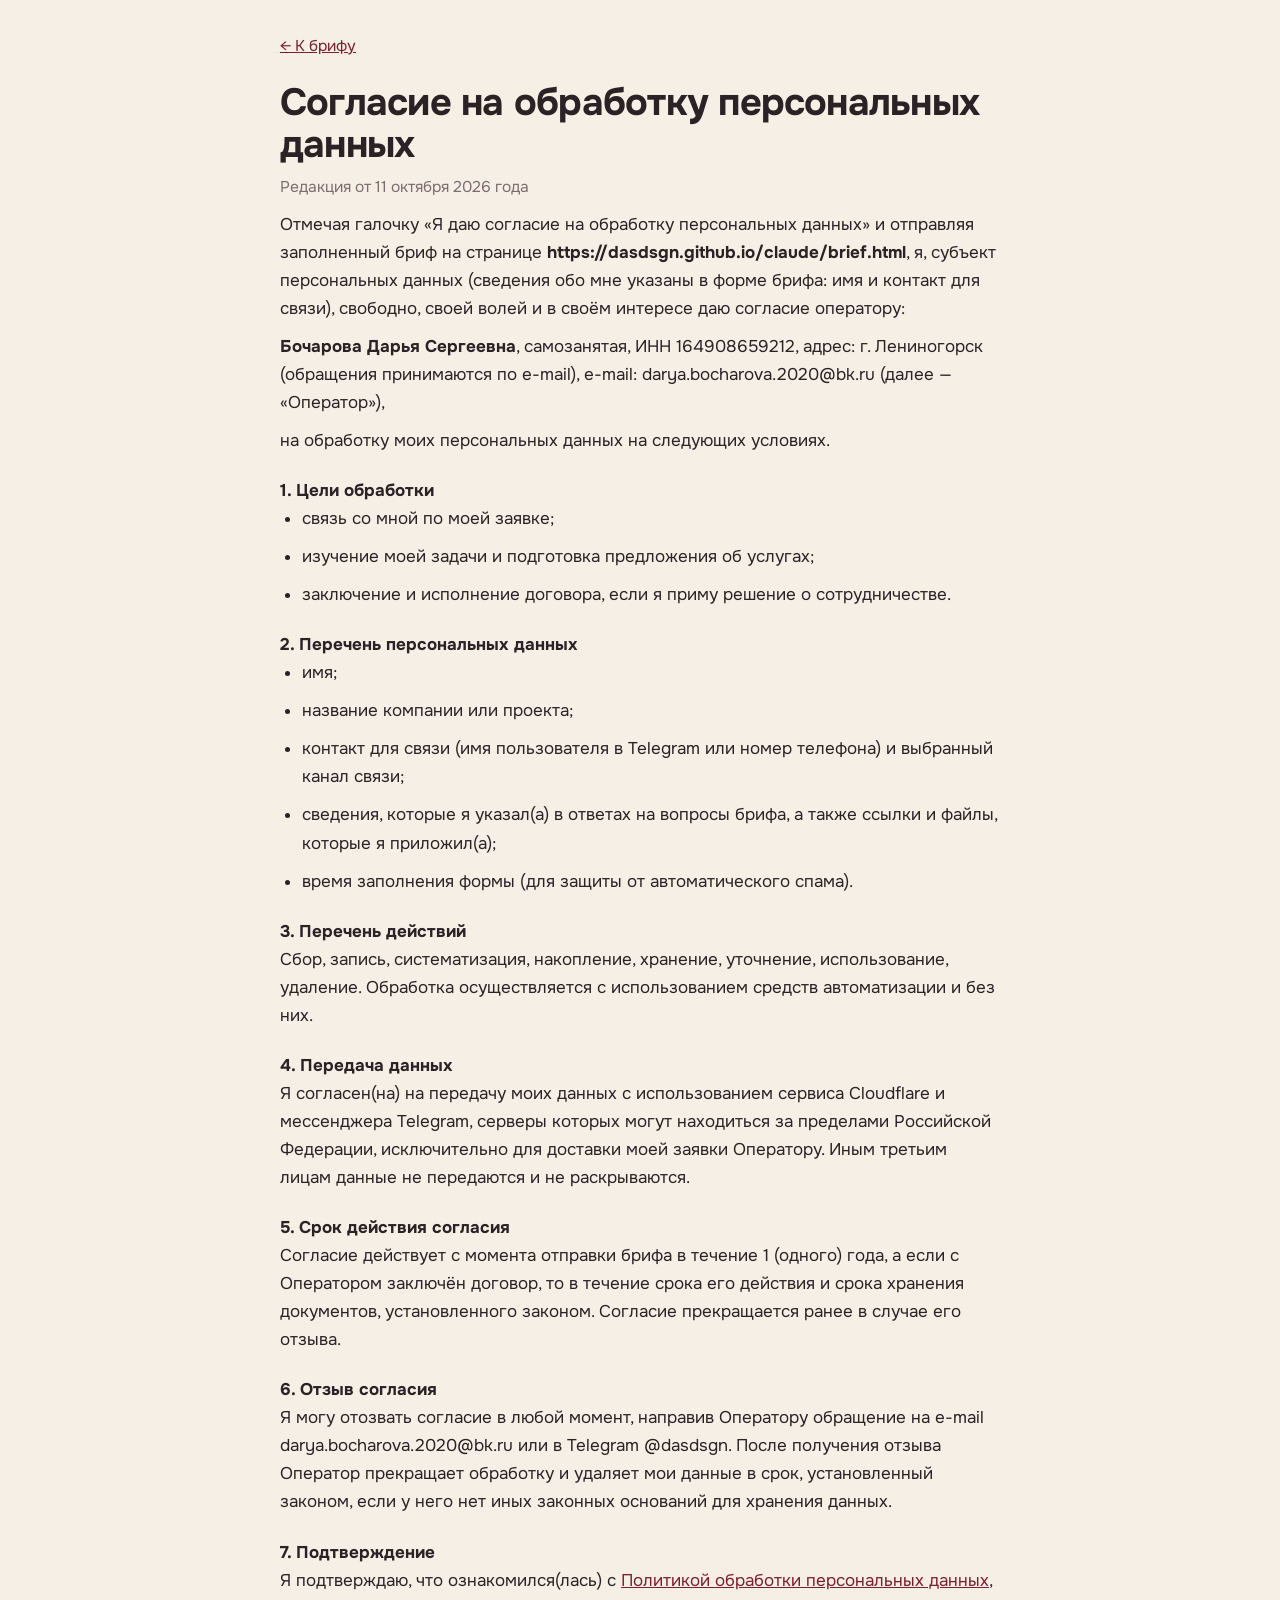
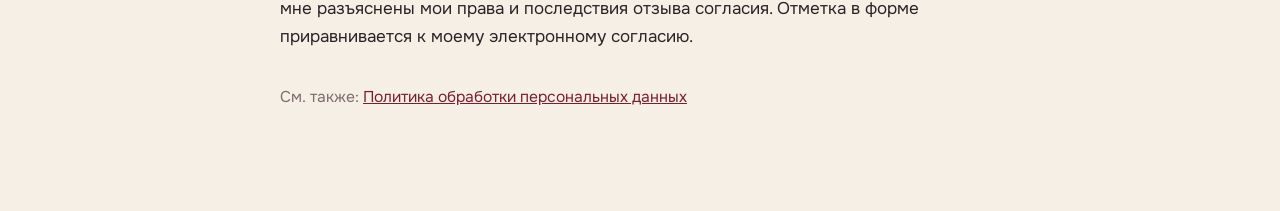
<file: consent.html>
<!DOCTYPE html>
<html lang="ru">
<head>
<meta charset="utf-8">
<meta name="viewport" content="width=device-width, initial-scale=1">
<meta name="robots" content="noindex">
<link rel="preconnect" href="https://fonts.googleapis.com">
<link rel="preconnect" href="https://fonts.gstatic.com" crossorigin>
<link href="https://fonts.googleapis.com/css2?family=Onest:wght@400;500;600&display=swap&subset=cyrillic" rel="stylesheet">
<title>Согласие на обработку персональных данных</title>
<style>
  :root{--bg:#f6efe6;--ink:#2b2226;--muted:#7d6c6f;--accent:#7a1f33;--line:#2b222622}
  *{box-sizing:border-box}
  body{font:17px/1.65 "Onest","Segoe UI",system-ui,sans-serif;max-width:760px;margin:0 auto;padding:32px 20px 90px;color:var(--ink);background:var(--bg)}
  h1{font-size:clamp(26px,5.6vw,38px);line-height:1.12;margin:0 0 8px;letter-spacing:-.02em}
  p,li{margin:0 0 10px}
  ul{padding-left:22px;margin:0 0 10px}
  .muted{color:var(--muted);font-size:.92em}
  a{color:var(--accent)}
  .back{display:inline-block;margin-bottom:22px;font-size:.92em}
  b.h{display:block;margin-top:22px}
</style>
</head>
<body>
<a class="back" href="brief.html">← К брифу</a>

<h1>Согласие на обработку персональных данных</h1>
<p class="muted">Редакция от 11 октября 2026 года</p>

<p>Отмечая галочку «Я даю согласие на обработку персональных данных» и отправляя заполненный бриф на странице <b>https://dasdsgn.github.io/claude/brief.html</b>, я, субъект персональных данных (сведения обо мне указаны в форме брифа: имя и контакт для связи), свободно, своей волей и в своём интересе даю согласие оператору:</p>

<p><b>Бочарова Дарья Сергеевна</b>, самозанятая, ИНН 164908659212, адрес: г. Лениногорск (обращения принимаются по e-mail), e-mail: darya.bocharova.2020@bk.ru (далее — «Оператор»),</p>

<p>на обработку моих персональных данных на следующих условиях.</p>

<b class="h">1. Цели обработки</b>
<ul>
  <li>связь со мной по моей заявке;</li>
  <li>изучение моей задачи и подготовка предложения об услугах;</li>
  <li>заключение и исполнение договора, если я приму решение о сотрудничестве.</li>
</ul>

<b class="h">2. Перечень персональных данных</b>
<ul>
  <li>имя;</li>
  <li>название компании или проекта;</li>
  <li>контакт для связи (имя пользователя в Telegram или номер телефона) и выбранный канал связи;</li>
  <li>сведения, которые я указал(а) в ответах на вопросы брифа, а также ссылки и файлы, которые я приложил(а);</li>
  <li>время заполнения формы (для защиты от автоматического спама).</li>
</ul>

<b class="h">3. Перечень действий</b>
<p>Сбор, запись, систематизация, накопление, хранение, уточнение, использование, удаление. Обработка осуществляется с использованием средств автоматизации и без них.</p>

<b class="h">4. Передача данных</b>
<p>Я согласен(на) на передачу моих данных с использованием сервиса Cloudflare и мессенджера Telegram, серверы которых могут находиться за пределами Российской Федерации, исключительно для доставки моей заявки Оператору. Иным третьим лицам данные не передаются и не раскрываются.</p>

<b class="h">5. Срок действия согласия</b>
<p>Согласие действует с момента отправки брифа в течение 1 (одного) года, а если с Оператором заключён договор, то в течение срока его действия и срока хранения документов, установленного законом. Согласие прекращается ранее в случае его отзыва.</p>

<b class="h">6. Отзыв согласия</b>
<p>Я могу отозвать согласие в любой момент, направив Оператору обращение на e-mail darya.bocharova.2020@bk.ru или в Telegram @dasdsgn. После получения отзыва Оператор прекращает обработку и удаляет мои данные в срок, установленный законом, если у него нет иных законных оснований для хранения данных.</p>

<b class="h">7. Подтверждение</b>
<p>Я подтверждаю, что ознакомился(лась) с <a href="privacy.html">Политикой обработки персональных данных</a>, мне разъяснены мои права и последствия отзыва согласия. Отметка в форме приравнивается к моему электронному согласию.</p>

<p class="muted" style="margin-top:34px">См. также: <a href="privacy.html">Политика обработки персональных данных</a></p>
</body>
</html>
</file>
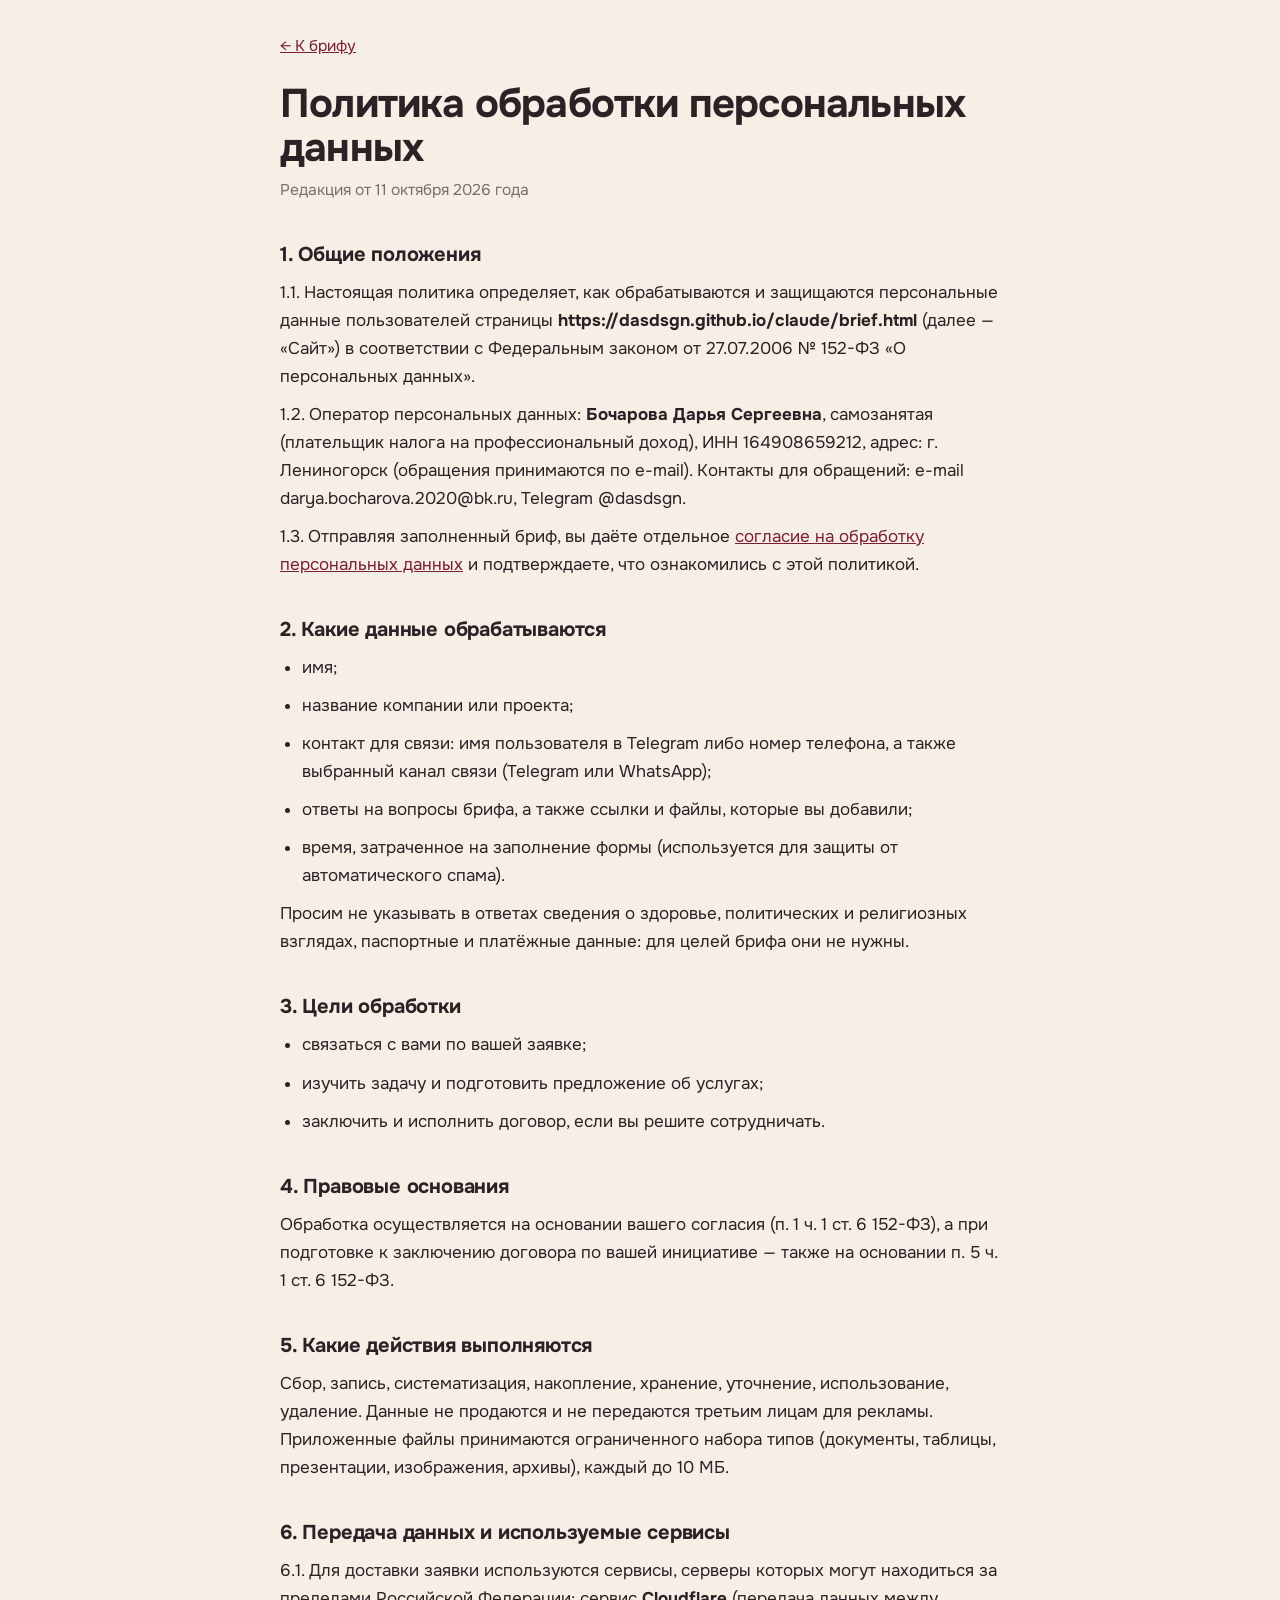
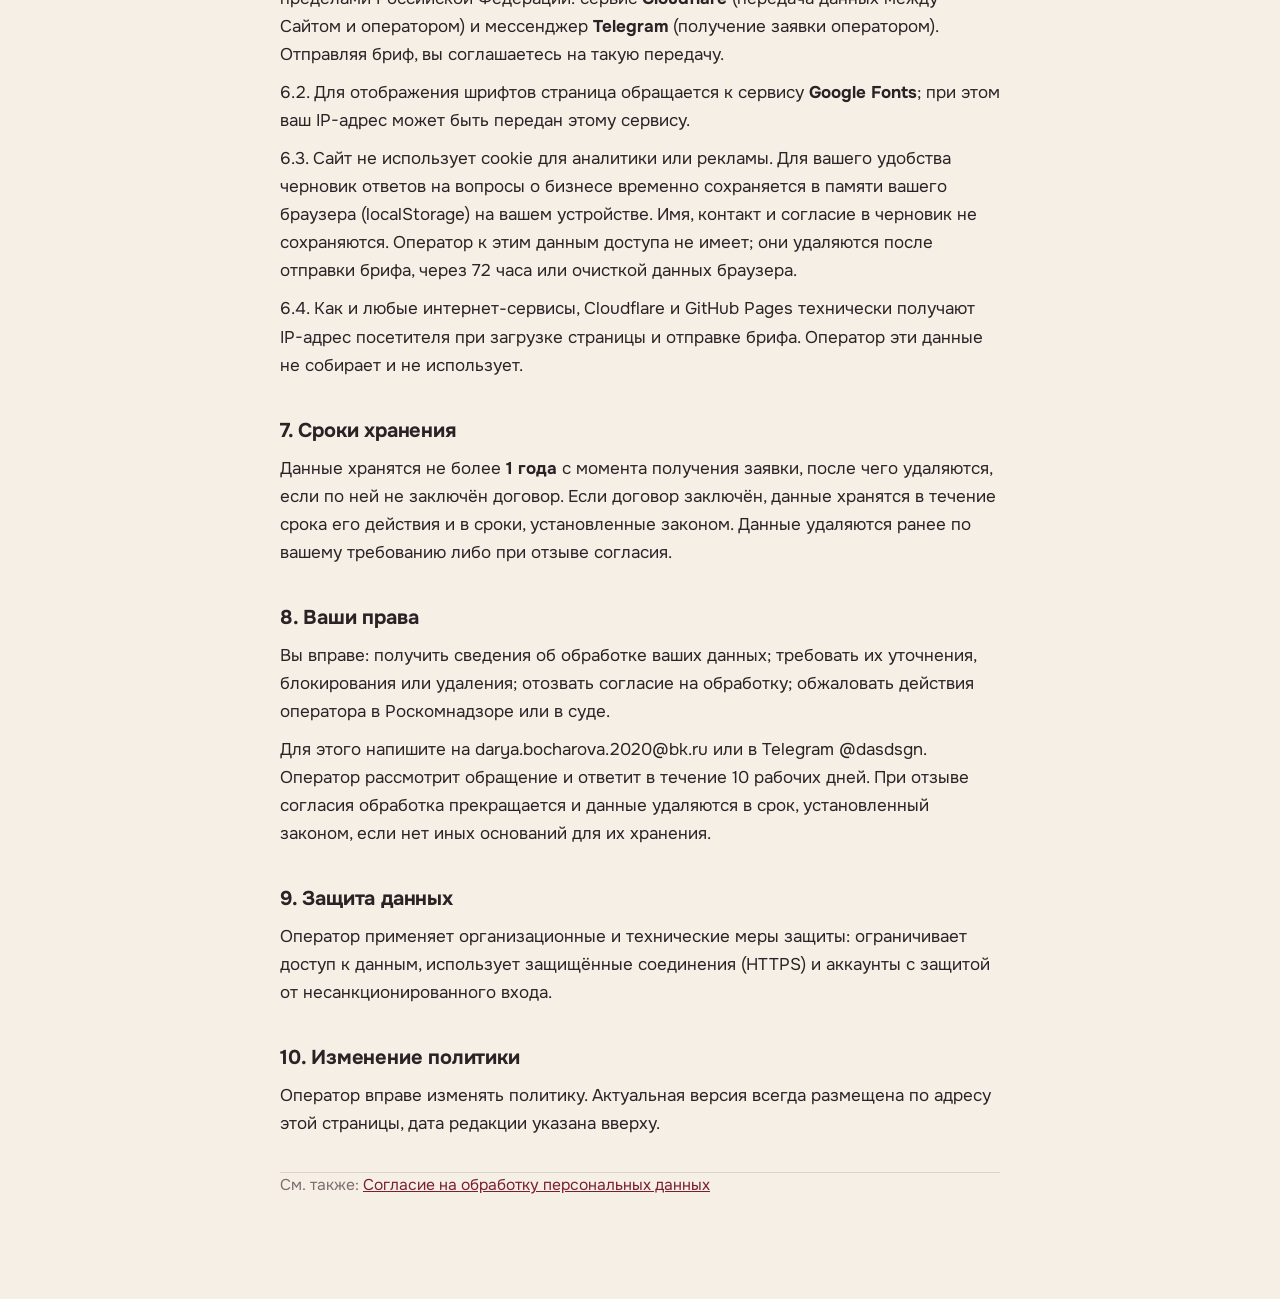
<file: privacy.html>
<!DOCTYPE html>
<html lang="ru">
<head>
<meta charset="utf-8">
<meta name="viewport" content="width=device-width, initial-scale=1">
<meta name="robots" content="noindex">
<link rel="preconnect" href="https://fonts.googleapis.com">
<link rel="preconnect" href="https://fonts.gstatic.com" crossorigin>
<link href="https://fonts.googleapis.com/css2?family=Onest:wght@400;500;600&display=swap&subset=cyrillic" rel="stylesheet">
<title>Политика обработки персональных данных</title>
<style>
  :root{--bg:#f6efe6;--ink:#2b2226;--muted:#7d6c6f;--accent:#7a1f33;--line:#2b222622}
  *{box-sizing:border-box}
  body{font:17px/1.65 "Onest","Segoe UI",system-ui,sans-serif;max-width:760px;margin:0 auto;padding:32px 20px 90px;color:var(--ink);background:var(--bg)}
  h1{font-size:clamp(28px,6vw,40px);line-height:1.1;margin:0 0 8px;letter-spacing:-.02em}
  h2{font-size:20px;margin:34px 0 8px;letter-spacing:-.01em}
  p,li{margin:0 0 10px}
  ul{padding-left:22px;margin:0 0 10px}
  .muted{color:var(--muted);font-size:.92em}
  a{color:var(--accent)}
  .back{display:inline-block;margin-bottom:22px;font-size:.92em}
  hr{border:0;border-top:1px solid var(--line);margin:34px 0 0}
</style>
</head>
<body>
<a class="back" href="brief.html">← К брифу</a>

<h1>Политика обработки персональных данных</h1>
<p class="muted">Редакция от 11 октября 2026 года</p>

<h2>1. Общие положения</h2>
<p>1.1. Настоящая политика определяет, как обрабатываются и защищаются персональные данные пользователей страницы <b>https://dasdsgn.github.io/claude/brief.html</b> (далее — «Сайт») в соответствии с Федеральным законом от 27.07.2006 № 152-ФЗ «О персональных данных».</p>
<p>1.2. Оператор персональных данных: <b>Бочарова Дарья Сергеевна</b>, самозанятая (плательщик налога на профессиональный доход), ИНН 164908659212, адрес: г. Лениногорск (обращения принимаются по e-mail). Контакты для обращений: e-mail darya.bocharova.2020@bk.ru, Telegram @dasdsgn.</p>
<p>1.3. Отправляя заполненный бриф, вы даёте отдельное <a href="consent.html">согласие на обработку персональных данных</a> и подтверждаете, что ознакомились с этой политикой.</p>

<h2>2. Какие данные обрабатываются</h2>
<ul>
  <li>имя;</li>
  <li>название компании или проекта;</li>
  <li>контакт для связи: имя пользователя в Telegram либо номер телефона, а также выбранный канал связи (Telegram или WhatsApp);</li>
  <li>ответы на вопросы брифа, а также ссылки и файлы, которые вы добавили;</li>
  <li>время, затраченное на заполнение формы (используется для защиты от автоматического спама).</li>
</ul>
<p>Просим не указывать в ответах сведения о здоровье, политических и религиозных взглядах, паспортные и платёжные данные: для целей брифа они не нужны.</p>

<h2>3. Цели обработки</h2>
<ul>
  <li>связаться с вами по вашей заявке;</li>
  <li>изучить задачу и подготовить предложение об услугах;</li>
  <li>заключить и исполнить договор, если вы решите сотрудничать.</li>
</ul>

<h2>4. Правовые основания</h2>
<p>Обработка осуществляется на основании вашего согласия (п. 1 ч. 1 ст. 6 152-ФЗ), а при подготовке к заключению договора по вашей инициативе — также на основании п. 5 ч. 1 ст. 6 152-ФЗ.</p>

<h2>5. Какие действия выполняются</h2>
<p>Сбор, запись, систематизация, накопление, хранение, уточнение, использование, удаление. Данные не продаются и не передаются третьим лицам для рекламы. Приложенные файлы принимаются ограниченного набора типов (документы, таблицы, презентации, изображения, архивы), каждый до 10 МБ.</p>

<h2>6. Передача данных и используемые сервисы</h2>
<p>6.1. Для доставки заявки используются сервисы, серверы которых могут находиться за пределами Российской Федерации: сервис <b>Cloudflare</b> (передача данных между Сайтом и оператором) и мессенджер <b>Telegram</b> (получение заявки оператором). Отправляя бриф, вы соглашаетесь на такую передачу.</p>
<p>6.2. Для отображения шрифтов страница обращается к сервису <b>Google Fonts</b>; при этом ваш IP-адрес может быть передан этому сервису.</p>
<p>6.3. Сайт не использует cookie для аналитики или рекламы. Для вашего удобства черновик ответов на вопросы о бизнесе временно сохраняется в памяти вашего браузера (localStorage) на вашем устройстве. Имя, контакт и согласие в черновик не сохраняются. Оператор к этим данным доступа не имеет; они удаляются после отправки брифа, через 72 часа или очисткой данных браузера.</p>
<p>6.4. Как и любые интернет-сервисы, Cloudflare и GitHub Pages технически получают IP-адрес посетителя при загрузке страницы и отправке брифа. Оператор эти данные не собирает и не использует.</p>

<h2>7. Сроки хранения</h2>
<p>Данные хранятся не более <b>1 года</b> с момента получения заявки, после чего удаляются, если по ней не заключён договор. Если договор заключён, данные хранятся в течение срока его действия и в сроки, установленные законом. Данные удаляются ранее по вашему требованию либо при отзыве согласия.</p>

<h2>8. Ваши права</h2>
<p>Вы вправе: получить сведения об обработке ваших данных; требовать их уточнения, блокирования или удаления; отозвать согласие на обработку; обжаловать действия оператора в Роскомнадзоре или в суде.</p>
<p>Для этого напишите на darya.bocharova.2020@bk.ru или в Telegram @dasdsgn. Оператор рассмотрит обращение и ответит в течение 10 рабочих дней. При отзыве согласия обработка прекращается и данные удаляются в срок, установленный законом, если нет иных оснований для их хранения.</p>

<h2>9. Защита данных</h2>
<p>Оператор применяет организационные и технические меры защиты: ограничивает доступ к данным, использует защищённые соединения (HTTPS) и аккаунты с защитой от несанкционированного входа.</p>

<h2>10. Изменение политики</h2>
<p>Оператор вправе изменять политику. Актуальная версия всегда размещена по адресу этой страницы, дата редакции указана вверху.</p>

<hr>
<p class="muted">См. также: <a href="consent.html">Согласие на обработку персональных данных</a></p>
</body>
</html>
</file>
<file: telescope-building/style.css>
@font-face {
  font-family: "Bebas Neue";
  src: url("./fonts/BebasNeue-Regular.woff2") format("woff2");
  font-weight: 400;
  font-style: normal;
  font-display: swap;
}

*,
*::after,
*::before {
  box-sizing: border-box;
  margin: 0;
  padding: 0;
}

:root {
  font-size: 12px;
  --color-text: #ad0003;
  --color-bg: #f3efe8;
}

:root[data-theme="dark"] {
  --color-text: #e8eef2;
  --color-bg: #0b1621;
}

html,
body {
  max-width: 100vw;
  overflow-x: hidden;
}

body {
  color: var(--color-text);
  background-color: var(--color-bg);
  transition: background-color 0.4s ease, color 0.4s ease;
  font-family: "Bebas Neue", Impact, "Arial Narrow", sans-serif;
  font-weight: 400;
  -webkit-font-smoothing: antialiased;
  -moz-osx-font-smoothing: grayscale;
}

@media (scripting: enabled) {
  .loading::before,
  .loading::after {
    content: "";
    position: fixed;
    z-index: 10000;
  }

  .loading::before {
    top: 0;
    left: 0;
    width: 100%;
    height: 100%;
    background: var(--color-bg);
  }

  .loading::after {
    top: 50%;
    left: 50%;
    width: 100px;
    height: 1px;
    margin: 0 0 0 -50px;
    background: var(--color-text);
    animation: loaderAnim 1.5s ease-in-out infinite alternate forwards;
  }
}

@keyframes loaderAnim {
  0% { transform: scaleX(0); transform-origin: 0% 50%; }
  50% { transform: scaleX(1); transform-origin: 0% 50%; }
  50.1% { transform: scaleX(1); transform-origin: 100% 50%; }
  100% { transform: scaleX(0); transform-origin: 100% 50%; }
}

.section {
  position: relative;
  height: 100vh;
  display: flex;
  align-items: center;
  justify-content: center;
  overflow: hidden;

  --progress: 0;
}

.section .section__media {
  position: absolute;
  top: 0;
  left: 0;
  width: 100%;
  height: 100%;
  z-index: -1;
  transform: scale(var(--progress));
}

.section .section__media .section__media__front,
.section .section__media .section__media__back {
  position: absolute;
  left: 0;
  top: 0;
  width: 100%;
  height: 100%;
}

.section .section__media .section__media__front {
  filter: blur(2px);
}

.section .section__media .section__media__front img {
  mask-image: url(./img/mask.png);
  -webkit-mask-image: url(./img/mask.png);
  mask-position: 50% 50%;
  -webkit-mask-position: 50% 50%;
  mask-size: cover;
  -webkit-mask-size: cover;
}

.section .section__media .front-1 { transform: scale(1); }
.section .section__media .front-2 { transform: scale(0.85); }
.section .section__media .front-3 { transform: scale(0.6); }
.section .section__media .front-4 { transform: scale(0.45); }
.section .section__media .front-5 { transform: scale(0.3); }
.section .section__media .front-6 { transform: scale(0.15); }

.section .section__media img {
  position: absolute;
  width: 100%;
  height: 100%;
  object-fit: cover;
  object-position: center;
}

.section h1 {
  font-size: 5vw;
  font-weight: 400;
  line-height: 1;
  transform: translateY(-15%);
  display: grid;
  place-items: center;
}

/* both copies of the word start on top of each other, then drift apart */
.section h1 span {
  grid-area: 1 / 1;
  white-space: nowrap;
}

.section h1 .left {
  transform: translate3d(calc(var(--progress) * (-50vw - 50%)), 0, 0);
}

.section h1 .right {
  transform: translate3d(calc(var(--progress) * (50vw + 50%)), 0, 0);
}

@media (max-width: 768px) {
  .section h1 {
    font-size: 15vw;
  }
}

.section__images {
  position: absolute;
  top: 0;
  left: 0;
  width: 100vw;
  height: 100vh;
  perspective: 100vh;
}

.section__images img {
  position: absolute;
  width: 10vw;
}

@media (max-width: 768px) {
  .section__images img { width: 20vw; }
}

.section__images img:nth-of-type(1) { top: 15vw; left: -3vw; }
.section__images img:nth-of-type(2) { top: 5vw; left: 20vw; }
.section__images img:nth-of-type(3) { top: 8vw; left: 26.5vw; }
.section__images img:nth-of-type(4) { top: 18vw; right: 18vw; }
.section__images img:nth-of-type(5) { top: 5vw; right: 10vw; }
.section__images img:nth-of-type(6) { bottom: 5vw; left: 10vw; }
.section__images img:nth-of-type(7) { bottom: 8vw; left: 22.5vw; }
.section__images img:nth-of-type(8) { bottom: 3vw; left: 45vw; }
.section__images img:nth-of-type(9) { bottom: 5vw; right: 15vw; }
.section__images img:nth-of-type(10) { bottom: 9vw; right: 7vw; }

@media (max-width: 768px) {
  .section__images img:nth-of-type(3) { top: 30vw; left: 30vw; }
  .section__images img:nth-of-type(4) { right: 15vw; top: 30vw; }
  .section__images img:nth-of-type(5) { top: 10vw; right: 5vw; }
  .section__images img:nth-of-type(6) { left: 5vw; }
  .section__images img:nth-of-type(7) { left: 10vw; bottom: 27.5vw; }
  .section__images img:nth-of-type(8) { bottom: 10vw; left: 35vw; }
  .section__images img:nth-of-type(9) { bottom: 5vw; }
  .section__images img:nth-of-type(10) { right: 3vw; bottom: 22vw; }
}

.theme-toggle {
  position: fixed;
  top: 20px;
  right: 20px;
  z-index: 100;
  padding: 6px 14px 4px;
  border: 1px solid currentColor;
  border-radius: 999px;
  background: transparent;
  color: var(--color-text);
  font: 400 18px/1 "Bebas Neue", Impact, "Arial Narrow", sans-serif;
  letter-spacing: 0.08em;
  cursor: pointer;
  transition: color 0.4s ease, opacity 0.2s ease;
}

.theme-toggle:hover {
  opacity: 0.65;
}

.theme-toggle:focus-visible {
  outline: 2px solid currentColor;
  outline-offset: 3px;
}
</file>
